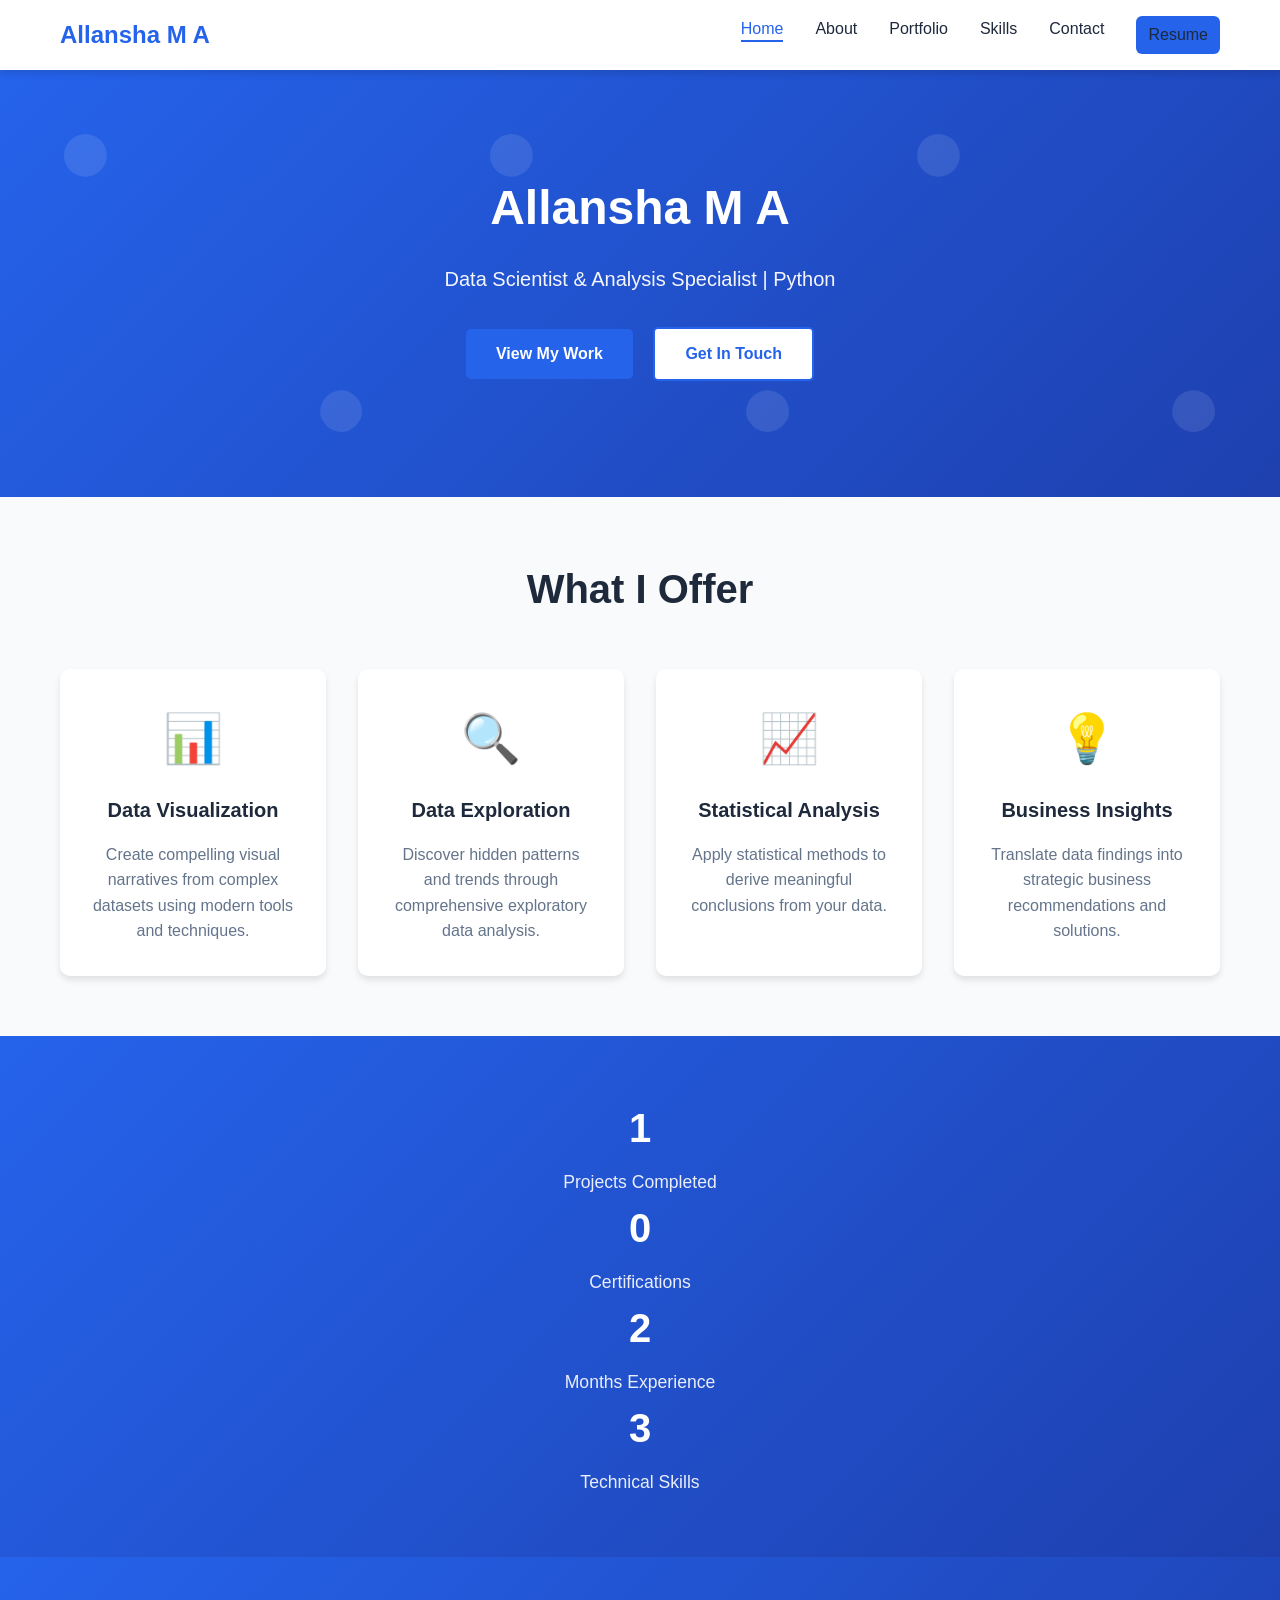
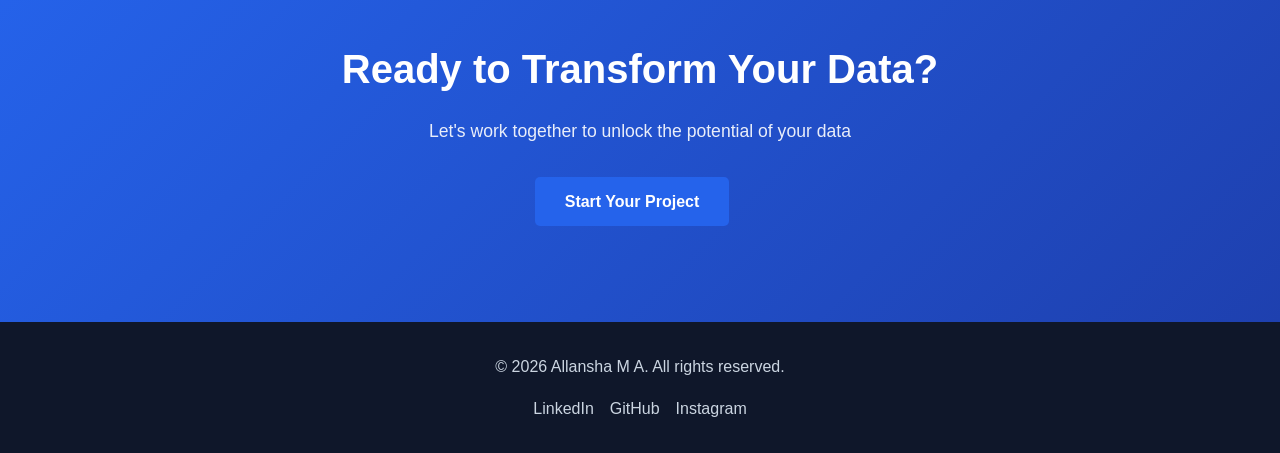
<file: index.html>
<!DOCTYPE html>
<html lang="en">
<head>
    <meta charset="UTF-8">
    <meta name="viewport" content="width=device-width, initial-scale=1.0">
    <title>Allansha M A - Data Science & Analysis Portfolio</title>
    <link rel="stylesheet" href="style.css">
</head>
<body>
    <!-- Navigation -->
    <nav class="navbar">
        <div class="container">
            <div class="logo">Allansha M A</div>
            <ul class="nav-menu">
                <li><a href="index.html" class="active">Home</a></li>
                <li><a href="about.html">About</a></li>
                <li><a href="portfolio.html">Portfolio</a></li>
                <li><a href="skills.html">Skills</a></li>
                <li><a href="contact.html">Contact</a></li>
                <li><a href="Allansha%20MA.pdf" target="_blank" class="resume-link">Resume</a></li>
            </ul>
            <div class="hamburger">
                <span></span>
                <span></span>
                <span></span>
            </div>
        </div>
    </nav>

    <!-- Hero Section -->
    <section class="hero">
        <div class="hero-content">
            <h1>Allansha M A</h1>
            <p>Data Scientist & Analysis Specialist | Python | SQL | Tableau</p>
            <a href="portfolio.html" class="btn btn-primary">View My Work</a>
            <a href="contact.html" class="btn btn-secondary">Get In Touch</a>
        </div>
        <div class="hero-overlay"></div>
    </section>

    <!-- Features Section -->
    <section class="features">
        <div class="container">
            <h2>What I Offer</h2>
            <div class="features-grid">
                <div class="feature-card">
                    <div class="feature-icon">📊</div>
                    <h3>Data Visualization</h3>
                    <p>Create compelling visual narratives from complex datasets using modern tools and techniques.</p>
                </div>
                <div class="feature-card">
                    <div class="feature-icon">🔍</div>
                    <h3>Data Exploration</h3>
                    <p>Discover hidden patterns and trends through comprehensive exploratory data analysis.</p>
                </div>
                <div class="feature-card">
                    <div class="feature-icon">📈</div>
                    <h3>Statistical Analysis</h3>
                    <p>Apply statistical methods to derive meaningful conclusions from your data.</p>
                </div>
                <div class="feature-card">
                    <div class="feature-icon">💡</div>
                    <h3>Business Insights</h3>
                    <p>Translate data findings into strategic business recommendations and solutions.</p>
                </div>
            </div>
        </div>
    </section>

    <!-- Stats Section -->
    <section class="stats">
        <div class="container">
            <div class="stat-item">
                <h3>4+</h3>
                <p>Projects Completed</p>
            </div>
            <div class="stat-item">
                <h3>2</h3>
                <p>Certifications</p>
            </div>
            <div class="stat-item">
                <h3>6+</h3>
                <p>Months Experience</p>
            </div>
            <div class="stat-item">
                <h3>8</h3>
                <p>Technical Skills</p>
            </div>
        </div>
    </section>

    <!-- CTA Section -->
    <section class="cta">
        <div class="container">
            <h2>Ready to Transform Your Data?</h2>
            <p>Let's work together to unlock the potential of your data</p>
            <a href="contact.html" class="btn btn-primary">Start Your Project</a>
        </div>
    </section>

    <!-- Footer -->
    <footer class="footer">
        <div class="container">
            <p>&copy; 2026 Allansha M A. All rights reserved.</p>
            <div class="social-links">
                <a href="https://www.linkedin.com/in/allansha" target="_blank" title="LinkedIn">LinkedIn</a>
                <a href="https://github.com/Allansha14" target="_blank" title="GitHub">GitHub</a>
                <a href="https://www.instagram.com/allansha2/" target="_blank" title="Instagram">Instagram</a>
            </div>
        </div>
    </footer>

    <script src="script.js"></script>
</body>
</html>
</file>
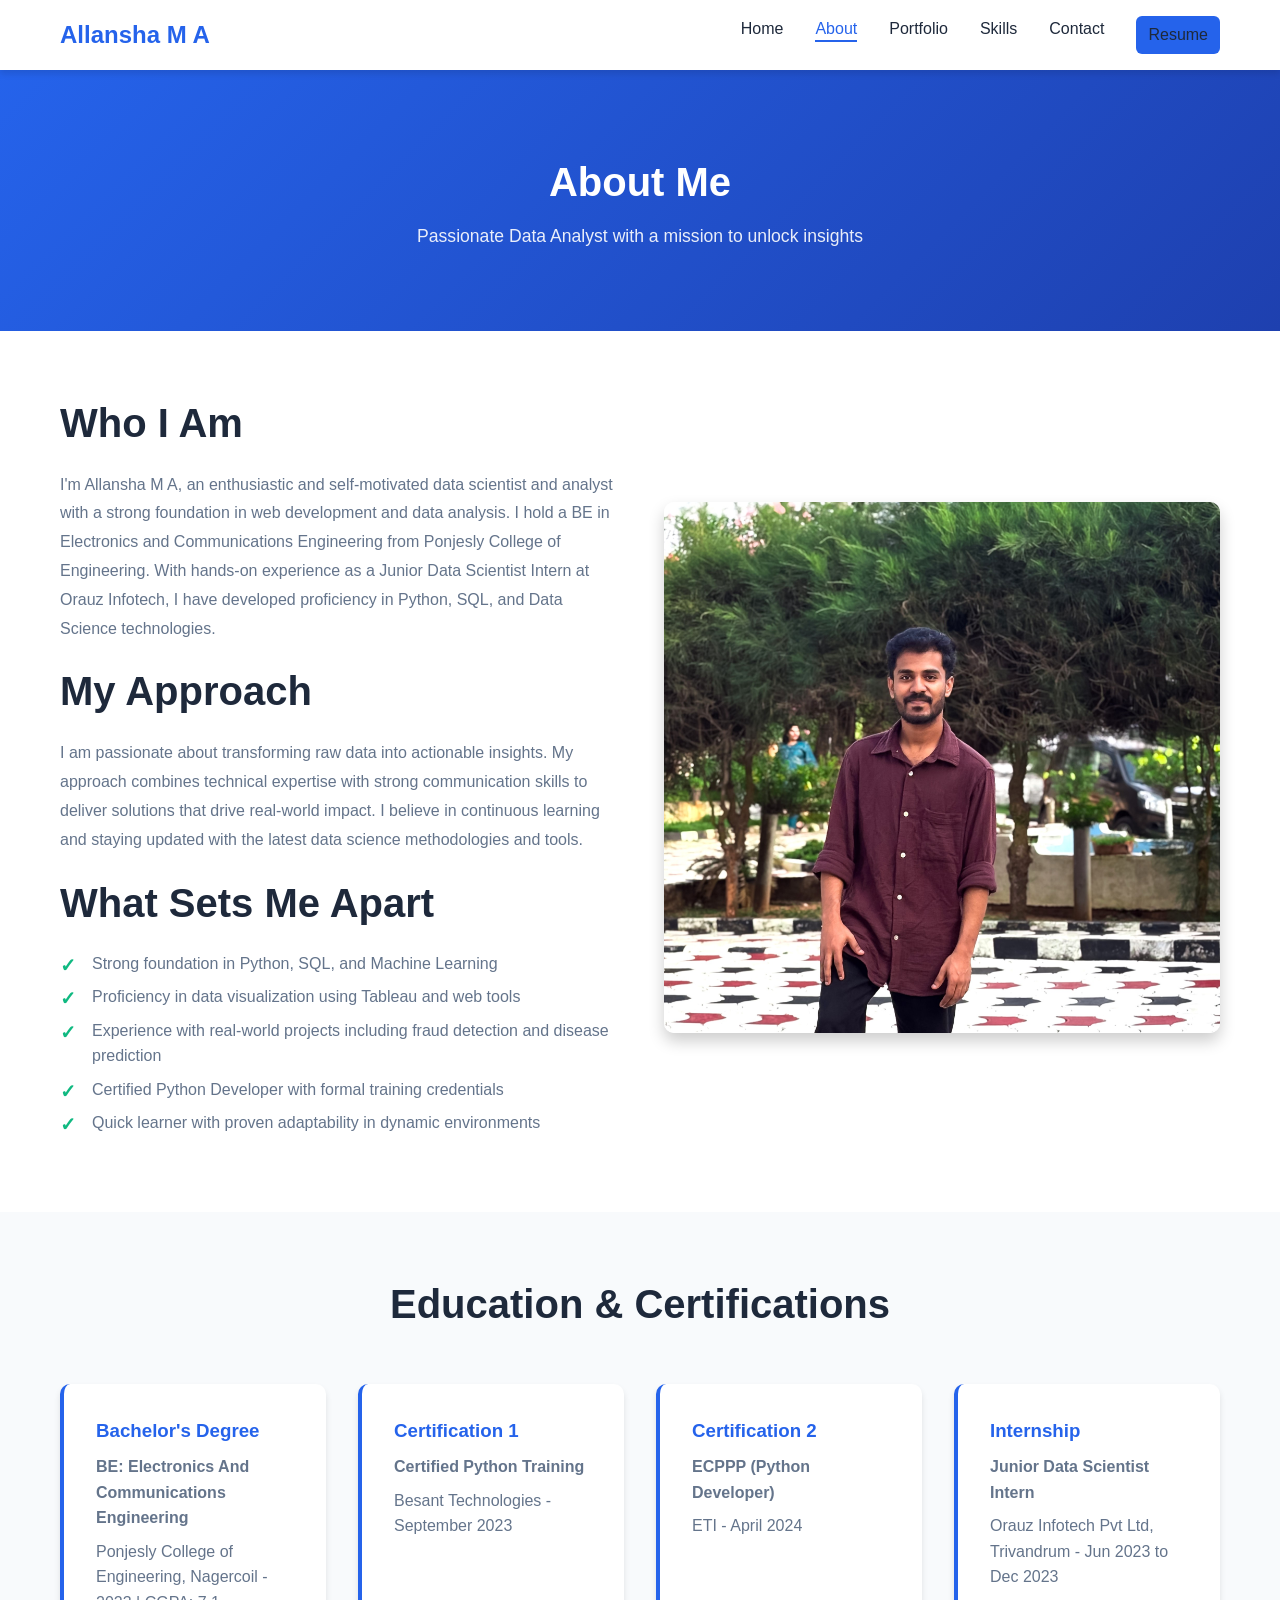
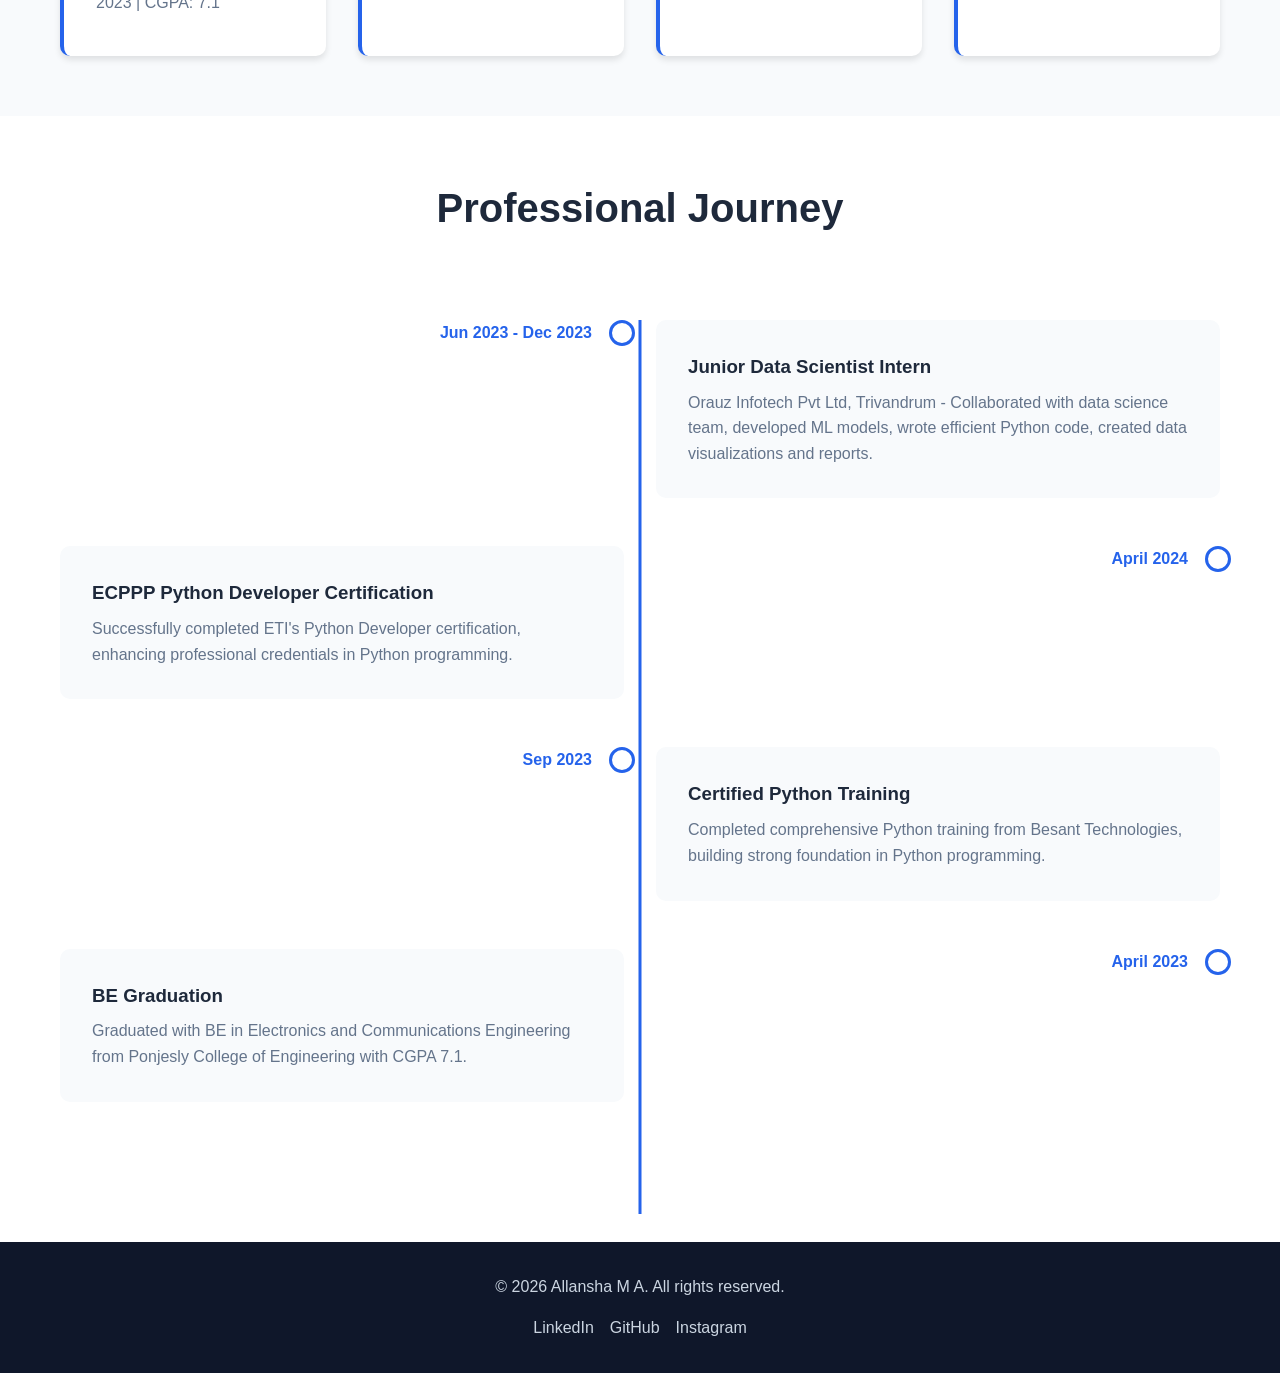
<file: about.html>
<!DOCTYPE html>
<html lang="en">
<head>
    <meta charset="UTF-8">
    <meta name="viewport" content="width=device-width, initial-scale=1.0">
    <title>About Allansha M A - Data Science Portfolio</title>
    <link rel="stylesheet" href="style.css">
</head>
<body>
    <!-- Navigation -->
    <nav class="navbar">
        <div class="container">
            <div class="logo">Allansha M A</div>
            <ul class="nav-menu">
                <li><a href="index.html">Home</a></li>
                <li><a href="about.html" class="active">About</a></li>
                <li><a href="portfolio.html">Portfolio</a></li>
                <li><a href="skills.html">Skills</a></li>
                <li><a href="contact.html">Contact</a></li>
                <li><a href="Allansha%20MA.pdf" target="_blank" class="resume-link">Resume</a></li>
            </ul>
            <div class="hamburger">
                <span></span>
                <span></span>
                <span></span>
            </div>
        </div>
    </nav>

    <!-- Page Title -->
    <section class="page-title">
        <h1>About Me</h1>
        <p>Passionate Data Analyst with a mission to unlock insights</p>
    </section>

    <!-- About Content -->
    <section class="about-section">
        <div class="container">
            <div class="about-grid">
                <div class="about-text">
                    <h2>Who I Am</h2>
                    <p>I'm Allansha M A, an enthusiastic and self-motivated data scientist and analyst with a strong foundation in web development and data analysis. I hold a BE in Electronics and Communications Engineering from Ponjesly College of Engineering. With hands-on experience as a Junior Data Scientist Intern at Orauz Infotech, I have developed proficiency in Python, SQL, and Data Science technologies.</p>
                    
                    <h2>My Approach</h2>
                    <p>I am passionate about transforming raw data into actionable insights. My approach combines technical expertise with strong communication skills to deliver solutions that drive real-world impact. I believe in continuous learning and staying updated with the latest data science methodologies and tools.</p>
                    
                    <h2>What Sets Me Apart</h2>
                    <ul class="about-list">
                        <li>Strong foundation in Python, SQL, and Machine Learning</li>
                        <li>Proficiency in data visualization using Tableau and web tools</li>
                        <li>Experience with real-world projects including fraud detection and disease prediction</li>
                        <li>Certified Python Developer with formal training credentials</li>
                        <li>Quick learner with proven adaptability in dynamic environments</li>
                    </ul>
                </div>
                <div class="about-image">
                    <div class="image-placeholder">
                        <div class="placeholder-content">
                            <img src="IMG_0395.jpg" alt="Allansha M A Profile" class="profile-image">
                        </div>
                    </div>
                </div>
            </div>
        </div>
    </section>

    <!-- Education & Certifications -->
    <section class="education-section">
        <div class="container">
            <h2>Education & Certifications</h2>
            <div class="education-grid">
                <div class="education-card">
                    <h3>Bachelor's Degree</h3>
                    <p><strong>BE: Electronics And Communications Engineering</strong></p>
                    <p>Ponjesly College of Engineering, Nagercoil - 2023 | CGPA: 7.1</p>
                </div>
                <div class="education-card">
                    <h3>Certification 1</h3>
                    <p><strong>Certified Python Training</strong></p>
                    <p>Besant Technologies - September 2023</p>
                </div>
                <div class="education-card">
                    <h3>Certification 2</h3>
                    <p><strong>ECPPP (Python Developer)</strong></p>
                    <p>ETI - April 2024</p>
                </div>
                <div class="education-card">
                    <h3>Internship</h3>
                    <p><strong>Junior Data Scientist Intern</strong></p>
                    <p>Orauz Infotech Pvt Ltd, Trivandrum - Jun 2023 to Dec 2023</p>
                </div>
            </div>
        </div>
    </section>

    <!-- Timeline -->
    <section class="timeline-section">
        <div class="container">
            <h2>Professional Journey</h2>
            <div class="timeline">
                <div class="timeline-item">
                    <div class="timeline-date">Jun 2023 - Dec 2023</div>
                    <div class="timeline-content">
                        <h3>Junior Data Scientist Intern</h3>
                        <p>Orauz Infotech Pvt Ltd, Trivandrum - Collaborated with data science team, developed ML models, wrote efficient Python code, created data visualizations and reports.</p>
                    </div>
                </div>
                <div class="timeline-item">
                    <div class="timeline-date">April 2024</div>
                    <div class="timeline-content">
                        <h3>ECPPP Python Developer Certification</h3>
                        <p>Successfully completed ETI's Python Developer certification, enhancing professional credentials in Python programming.</p>
                    </div>
                </div>
                <div class="timeline-item">
                    <div class="timeline-date">Sep 2023</div>
                    <div class="timeline-content">
                        <h3>Certified Python Training</h3>
                        <p>Completed comprehensive Python training from Besant Technologies, building strong foundation in Python programming.</p>
                    </div>
                </div>
                <div class="timeline-item">
                    <div class="timeline-date">April 2023</div>
                    <div class="timeline-content">
                        <h3>BE Graduation</h3>
                        <p>Graduated with BE in Electronics and Communications Engineering from Ponjesly College of Engineering with CGPA 7.1.</p>
                    </div>
                </div>
            </div>
        </div>
    </section>

    <!-- Footer -->
    <footer class="footer">
        <div class="container">
            <p>&copy; 2026 Allansha M A. All rights reserved.</p>
            <div class="social-links">
                <a href="https://www.linkedin.com/in/allansha" target="_blank" title="LinkedIn">LinkedIn</a>
                <a href="https://github.com/Allansha14" target="_blank" title="GitHub">GitHub</a>
                <a href="https://www.instagram.com/allansha2/" target="_blank" title="Instagram">Instagram</a>
            </div>
        </div>
    </footer>

    <script src="script.js"></script>
</body>
</html>
</file>
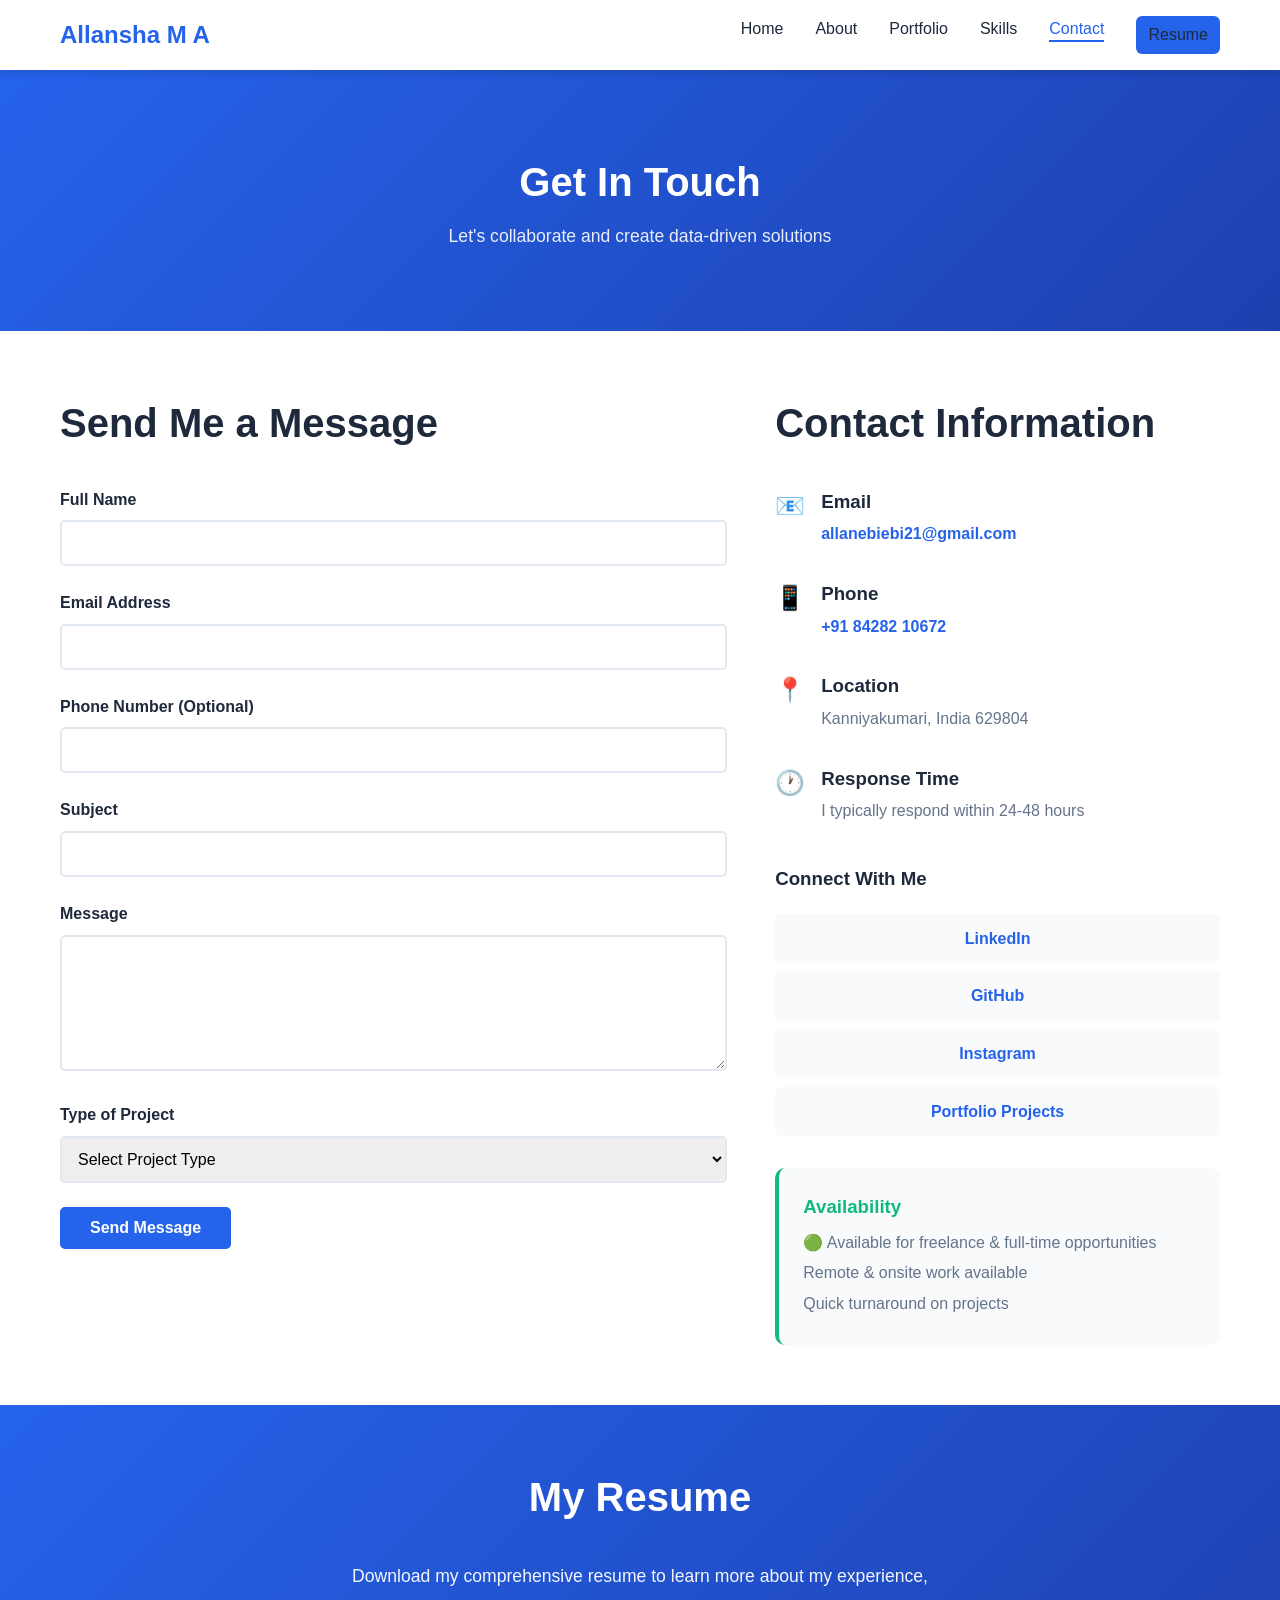
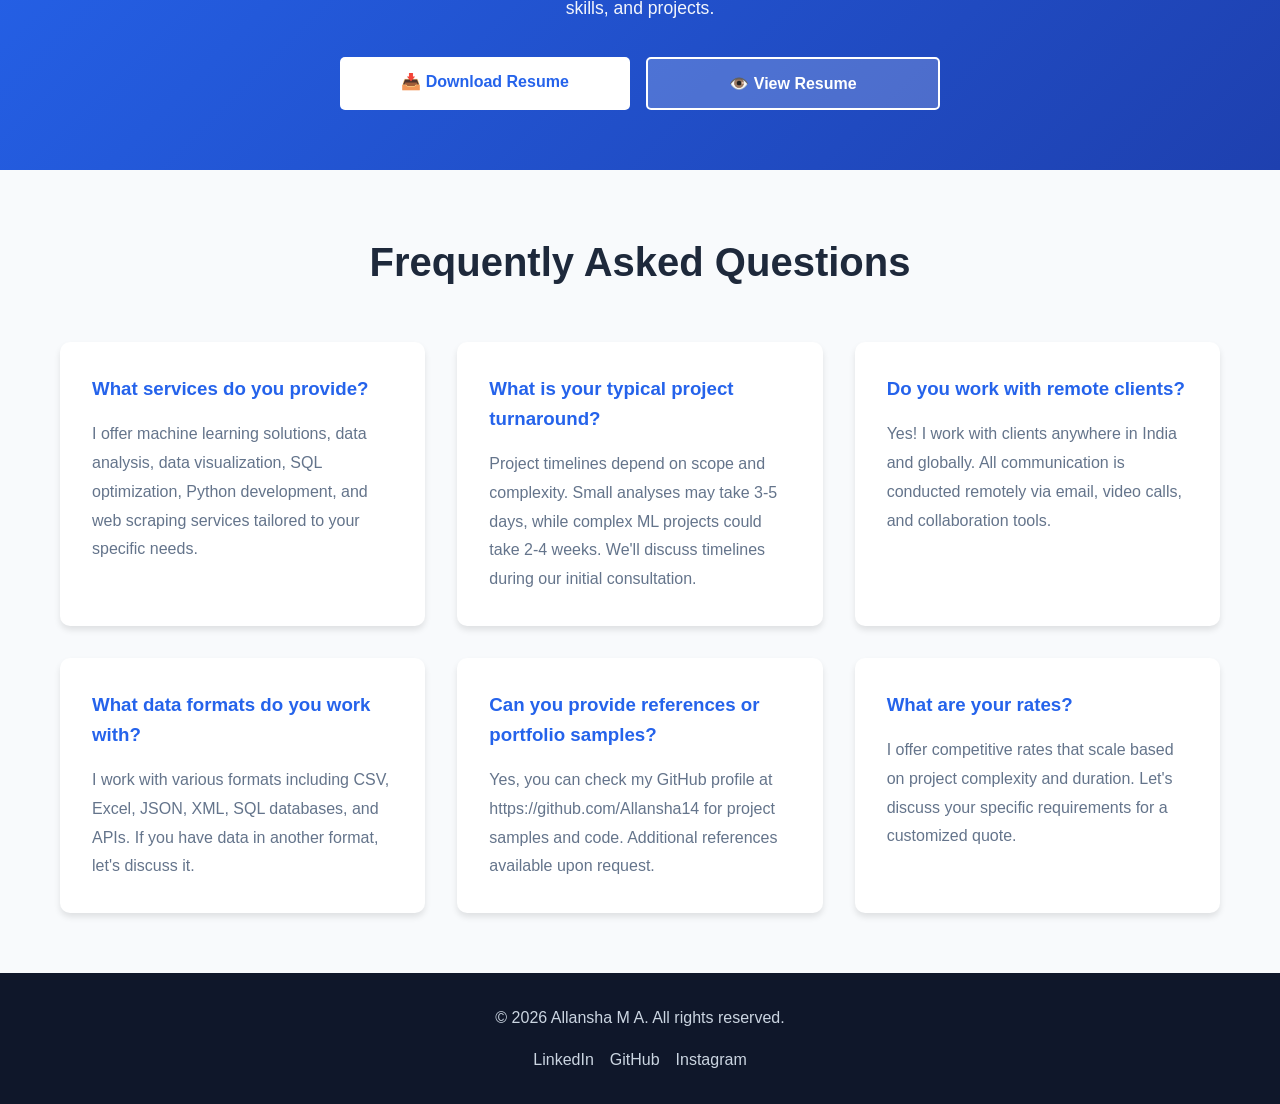
<file: contact.html>
<!DOCTYPE html>
<html lang="en">
<head>
    <meta charset="UTF-8">
    <meta name="viewport" content="width=device-width, initial-scale=1.0">
    <title>Contact - Allansha M A Data Science Portfolio</title>
    <link rel="stylesheet" href="style.css">
</head>
<body>
    <!-- Navigation -->
    <nav class="navbar">
        <div class="container">
            <div class="logo">Allansha M A</div>
            <ul class="nav-menu">
                <li><a href="index.html">Home</a></li>
                <li><a href="about.html">About</a></li>
                <li><a href="portfolio.html">Portfolio</a></li>
                <li><a href="skills.html">Skills</a></li>
                <li><a href="contact.html" class="active">Contact</a></li>
                <li><a href="Allansha%20MA.pdf" target="_blank" class="resume-link">Resume</a></li>
            </ul>
            <div class="hamburger">
                <span></span>
                <span></span>
                <span></span>
            </div>
        </div>
    </nav>

    <!-- Page Title -->
    <section class="page-title">
        <h1>Get In Touch</h1>
        <p>Let's collaborate and create data-driven solutions</p>
    </section>

    <!-- Contact Section -->
    <section class="contact-section">
        <div class="container">
            <div class="contact-grid">
                <!-- Contact Form -->
                <div class="contact-form-wrapper">
                    <h2>Send Me a Message</h2>
                    <form class="contact-form" id="contactForm" action="https://formsubmit.co/allanebiebi21@gmail.com" method="POST">
                        <div class="form-group">
                            <label for="name">Full Name</label>
                            <input type="text" id="name" name="name" required>
                        </div>

                        <div class="form-group">
                            <label for="email">Email Address</label>
                            <input type="email" id="email" name="email" required>
                        </div>

                        <div class="form-group">
                            <label for="phone">Phone Number (Optional)</label>
                            <input type="tel" id="phone" name="phone">
                        </div>

                        <div class="form-group">
                            <label for="subject">Subject</label>
                            <input type="text" id="subject" name="subject" required>
                        </div>

                        <div class="form-group">
                            <label for="message">Message</label>
                            <textarea id="message" name="message" rows="6" required></textarea>
                        </div>

                        <div class="form-group">
                            <label for="projectType">Type of Project</label>
                            <select id="projectType" name="projectType" required>
                                <option value="">Select Project Type</option>
                                <option value="analysis">Data Analysis</option>
                                <option value="visualization">Data Visualization</option>
                                <option value="dashboard">Dashboard Development</option>
                                <option value="consulting">Data Consulting</option>
                                <option value="training">Training & Workshops</option>
                                <option value="other">Other</option>
                            </select>
                        </div>

                        <input type="hidden" name="_captcha" value="false">
                        <!-- removed external _next redirect to avoid Sucuri firewall GEO blocks; FormSubmit will show a success page instead -->

                        <button type="submit" class="btn btn-primary">Send Message</button>
                        <div class="form-message" id="formMessage"></div>
                    </form>

                    <!-- Success Modal (hidden by default) -->
                    <div id="formModal" class="modal" aria-hidden="true">
                        <div class="modal-content">
                            <h3 id="modalTitle">Message Sent</h3>
                            <p id="modalBody">Thank you — your message was sent successfully.</p>
                            <div class="modal-actions">
                                <a href="index.html" id="modalHome" class="btn btn-primary">Go to Home</a>
                                <button id="modalStay" class="btn btn-secondary">Stay on Contact</button>
                            </div>
                            <button class="modal-close" id="modalClose">×</button>
                        </div>
                    </div>
                    </form>
                </div>

                <!-- Contact Information -->
                <div class="contact-info">
                    <h2>Contact Information</h2>
                    
                    <div class="info-item">
                        <div class="info-icon">📧</div>
                        <div class="info-content">
                            <h3>Email</h3>
                            <p><a href="mailto:allanebiebi21@gmail.com">allanebiebi21@gmail.com</a></p>
                        </div>
                    </div>

                    <div class="info-item">
                        <div class="info-icon">📱</div>
                        <div class="info-content">
                            <h3>Phone</h3>
                            <p><a href="tel:+918428210672">+91 84282 10672</a></p>
                        </div>
                    </div>

                    <div class="info-item">
                        <div class="info-icon">📍</div>
                        <div class="info-content">
                            <h3>Location</h3>
                            <p>Kanniyakumari, India 629804</p>
                        </div>
                    </div>

                    <div class="info-item">
                        <div class="info-icon">🕐</div>
                        <div class="info-content">
                            <h3>Response Time</h3>
                            <p>I typically respond within 24-48 hours</p>
                        </div>
                    </div>

                    <h3 style="margin-top: 40px; margin-bottom: 20px;">Connect With Me</h3>
                    <div class="social-connect">
                        <a href="https://www.linkedin.com/in/allansha" target="_blank" class="social-btn">
                            <span>LinkedIn</span>
                        </a>
                        <a href="https://github.com/Allansha14" target="_blank" class="social-btn">
                            <span>GitHub</span>
                        </a>
                        <a href="https://www.instagram.com/allansha2/" target="_blank" class="social-btn">
                            <span>Instagram</span>
                        </a>
                        <a href="https://github.com/Allansha14?tab=repositories" target="_blank" class="social-btn">
                            <span>Portfolio Projects</span>
                        </a>
                    </div>

                    <!-- Availability Calendar -->
                    <div class="availability">
                        <h3>Availability</h3>
                        <p>🟢 Available for freelance & full-time opportunities</p>
                        <p>Remote & onsite work available</p>
                        <p>Quick turnaround on projects</p>
                    </div>
                </div>
            </div>
        </div>
    </section>

    <!-- Resume Section -->
    <section class="resume-section">
        <div class="container">
            <h2>My Resume</h2>
            <div class="resume-container">
                <div class="resume-info">
                    <p>Download my comprehensive resume to learn more about my experience, skills, and projects.</p>
                </div>
                <div class="resume-buttons">
                    <a href="Allansha MA.pdf" download="Allansha_MA_Resume.pdf" class="btn btn-primary">
                        📥 Download Resume
                    </a>
                    <a href="Allansha MA.pdf" target="_blank" class="btn btn-secondary">
                        👁️ View Resume
                    </a>
                </div>
            </div>
        </div>
    </section>

    <!-- FAQ Section -->
    <section class="faq-section">
        <div class="container">
            <h2>Frequently Asked Questions</h2>
            <div class="faq-grid">
                <div class="faq-item">
                    <h3>What services do you provide?</h3>
                    <p>I offer machine learning solutions, data analysis, data visualization, SQL optimization, Python development, and web scraping services tailored to your specific needs.</p>
                </div>

                <div class="faq-item">
                    <h3>What is your typical project turnaround?</h3>
                    <p>Project timelines depend on scope and complexity. Small analyses may take 3-5 days, while complex ML projects could take 2-4 weeks. We'll discuss timelines during our initial consultation.</p>
                </div>

                <div class="faq-item">
                    <h3>Do you work with remote clients?</h3>
                    <p>Yes! I work with clients anywhere in India and globally. All communication is conducted remotely via email, video calls, and collaboration tools.</p>
                </div>

                <div class="faq-item">
                    <h3>What data formats do you work with?</h3>
                    <p>I work with various formats including CSV, Excel, JSON, XML, SQL databases, and APIs. If you have data in another format, let's discuss it.</p>
                </div>

                <div class="faq-item">
                    <h3>Can you provide references or portfolio samples?</h3>
                    <p>Yes, you can check my GitHub profile at https://github.com/Allansha14 for project samples and code. Additional references available upon request.</p>
                </div>

                <div class="faq-item">
                    <h3>What are your rates?</h3>
                    <p>I offer competitive rates that scale based on project complexity and duration. Let's discuss your specific requirements for a customized quote.</p>
                </div>
            </div>
        </div>
    </section>

    <!-- Footer -->
    <footer class="footer">
        <div class="container">
            <p>&copy; 2026 Allansha M A. All rights reserved.</p>
            <div class="social-links">
                <a href="https://www.linkedin.com/in/allansha" target="_blank" title="LinkedIn">LinkedIn</a>
                <a href="https://github.com/Allansha14" target="_blank" title="GitHub">GitHub</a>
                <a href="https://www.instagram.com/allansha2/" target="_blank" title="Instagram">Instagram</a>
            </div>
        </div>
    </footer>

    <script src="script.js"></script>
</body>
</html>
</file>
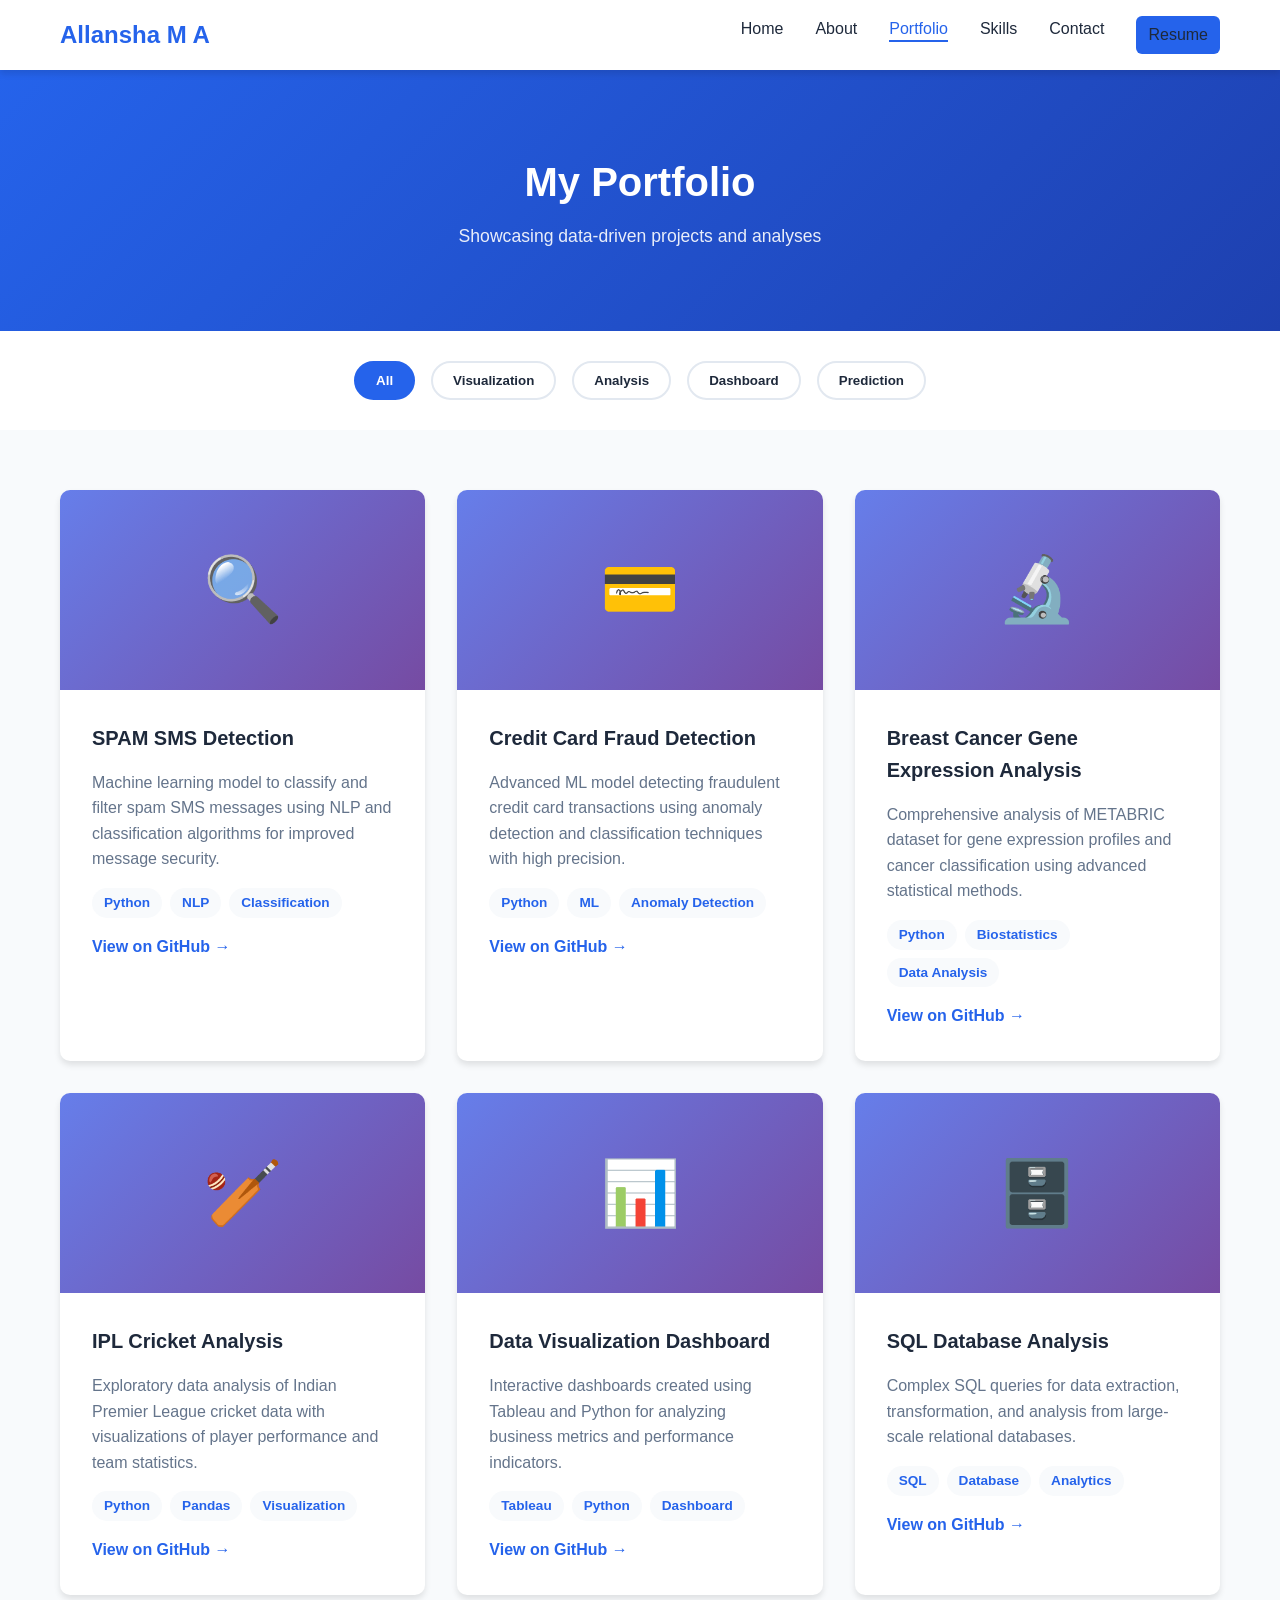
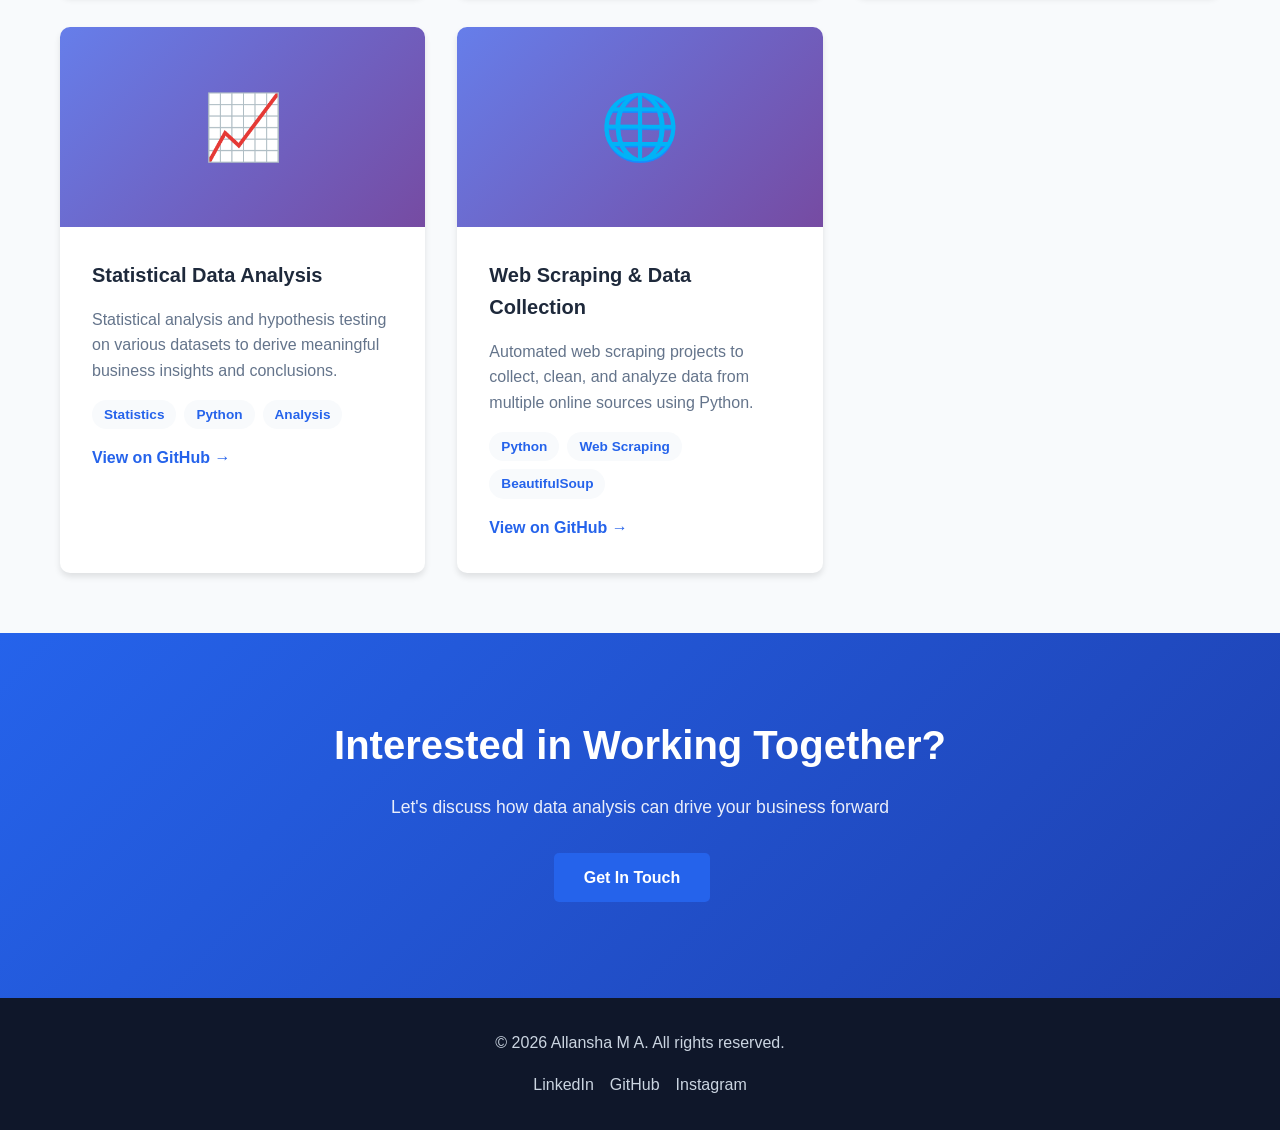
<file: portfolio.html>
<!DOCTYPE html>
<html lang="en">
<head>
    <meta charset="UTF-8">
    <meta name="viewport" content="width=device-width, initial-scale=1.0">
    <title>Portfolio - Allansha M A Data Science Projects</title>
    <link rel="stylesheet" href="style.css">
</head>
<body>
    <!-- Navigation -->
    <nav class="navbar">
        <div class="container">
            <div class="logo">Allansha M A</div>
            <ul class="nav-menu">
                <li><a href="index.html">Home</a></li>
                <li><a href="about.html">About</a></li>
                <li><a href="portfolio.html" class="active">Portfolio</a></li>
                <li><a href="skills.html">Skills</a></li>
                <li><a href="contact.html">Contact</a></li>
                <li><a href="Allansha%20MA.pdf" target="_blank" class="resume-link">Resume</a></li>
            </ul>
            <div class="hamburger">
                <span></span>
                <span></span>
                <span></span>
            </div>
        </div>
    </nav>

    <!-- Page Title -->
    <section class="page-title">
        <h1>My Portfolio</h1>
        <p>Showcasing data-driven projects and analyses</p>
    </section>

    <!-- Filter Buttons -->
    <section class="filter-section">
        <div class="container">
            <div class="filter-buttons">
                <button class="filter-btn active" data-filter="all">All</button>
                <button class="filter-btn" data-filter="visualization">Visualization</button>
                <button class="filter-btn" data-filter="analysis">Analysis</button>
                <button class="filter-btn" data-filter="dashboard">Dashboard</button>
                <button class="filter-btn" data-filter="prediction">Prediction</button>
            </div>
        </div>
    </section>

    <!-- Portfolio Grid -->
    <section class="portfolio-section">
        <div class="container">
            <div class="portfolio-grid">
                <!-- Project 1 -->
                <div class="portfolio-card" data-category="prediction">
                    <div class="portfolio-image">
                        <div class="image-placeholder-small">🔍</div>
                    </div>
                    <div class="portfolio-content">
                        <h3>SPAM SMS Detection</h3>
                        <p>Machine learning model to classify and filter spam SMS messages using NLP and classification algorithms for improved message security.</p>
                        <div class="project-tags">
                            <span>Python</span>
                            <span>NLP</span>
                            <span>Classification</span>
                        </div>
                        <a href="https://github.com/Allansha14/SPAM-SMS-DETECTION" class="view-project" target="_blank">View on GitHub →</a>
                    </div>
                </div>

                <!-- Project 2 -->
                <div class="portfolio-card" data-category="prediction">
                    <div class="portfolio-image">
                        <div class="image-placeholder-small">💳</div>
                    </div>
                    <div class="portfolio-content">
                        <h3>Credit Card Fraud Detection</h3>
                        <p>Advanced ML model detecting fraudulent credit card transactions using anomaly detection and classification techniques with high precision.</p>
                        <div class="project-tags">
                            <span>Python</span>
                            <span>ML</span>
                            <span>Anomaly Detection</span>
                        </div>
                        <a href="https://github.com/Allansha14/Credit-Card-Fraud-Detection" class="view-project" target="_blank">View on GitHub →</a>
                    </div>
                </div>

                <!-- Project 3 -->
                <div class="portfolio-card" data-category="analysis">
                    <div class="portfolio-image">
                        <div class="image-placeholder-small">🔬</div>
                    </div>
                    <div class="portfolio-content">
                        <h3>Breast Cancer Gene Expression Analysis</h3>
                        <p>Comprehensive analysis of METABRIC dataset for gene expression profiles and cancer classification using advanced statistical methods.</p>
                        <div class="project-tags">
                            <span>Python</span>
                            <span>Biostatistics</span>
                            <span>Data Analysis</span>
                        </div>
                        <a href="https://github.com/Allansha14/Breast-Cancer-Gene-Expression-Profiles-METABRIC" class="view-project" target="_blank">View on GitHub →</a>
                    </div>
                </div>

                <!-- Project 4 -->
                <div class="portfolio-card" data-category="visualization">
                    <div class="portfolio-image">
                        <div class="image-placeholder-small">🏏</div>
                    </div>
                    <div class="portfolio-content">
                        <h3>IPL Cricket Analysis</h3>
                        <p>Exploratory data analysis of Indian Premier League cricket data with visualizations of player performance and team statistics.</p>
                        <div class="project-tags">
                            <span>Python</span>
                            <span>Pandas</span>
                            <span>Visualization</span>
                        </div>
                        <a href="https://github.com/Allansha14/IPLAnalysis" class="view-project" target="_blank">View on GitHub →</a>
                    </div>
                </div>

                <!-- Additional Project 5 -->
                <div class="portfolio-card" data-category="visualization">
                    <div class="portfolio-image">
                        <div class="image-placeholder-small">📊</div>
                    </div>
                    <div class="portfolio-content">
                        <h3>Data Visualization Dashboard</h3>
                        <p>Interactive dashboards created using Tableau and Python for analyzing business metrics and performance indicators.</p>
                        <div class="project-tags">
                            <span>Tableau</span>
                            <span>Python</span>
                            <span>Dashboard</span>
                        </div>
                        <a href="https://github.com/Allansha14" class="view-project" target="_blank">View on GitHub →</a>
                    </div>
                </div>

                <!-- Additional Project 6 -->
                <div class="portfolio-card" data-category="dashboard">
                    <div class="portfolio-image">
                        <div class="image-placeholder-small">🗄️</div>
                    </div>
                    <div class="portfolio-content">
                        <h3>SQL Database Analysis</h3>
                        <p>Complex SQL queries for data extraction, transformation, and analysis from large-scale relational databases.</p>
                        <div class="project-tags">
                            <span>SQL</span>
                            <span>Database</span>
                            <span>Analytics</span>
                        </div>
                        <a href="https://github.com/Allansha14/customer-behavior-analysis" class="view-project" target="_blank">View on GitHub →</a>
                    </div>
                </div>

                <!-- Additional Project 7 -->
                <div class="portfolio-card" data-category="analysis">
                    <div class="portfolio-image">
                        <div class="image-placeholder-small">📈</div>
                    </div>
                    <div class="portfolio-content">
                        <h3>Statistical Data Analysis</h3>
                        <p>Statistical analysis and hypothesis testing on various datasets to derive meaningful business insights and conclusions.</p>
                        <div class="project-tags">
                            <span>Statistics</span>
                            <span>Python</span>
                            <span>Analysis</span>
                        </div>
                        <a href="https://github.com/Allansha14" class="view-project" target="_blank">View on GitHub →</a>
                    </div>
                </div>

                <!-- Additional Project 8 -->
                <div class="portfolio-card" data-category="dashboard">
                    <div class="portfolio-image">
                        <div class="image-placeholder-small">🌐</div>
                    </div>
                    <div class="portfolio-content">
                        <h3>Web Scraping & Data Collection</h3>
                        <p>Automated web scraping projects to collect, clean, and analyze data from multiple online sources using Python.</p>
                        <div class="project-tags">
                            <span>Python</span>
                            <span>Web Scraping</span>
                            <span>BeautifulSoup</span>
                        </div>
                        <a href="https://github.com/Allansha14" class="view-project" target="_blank">View on GitHub →</a>
                    </div>
                </div>
            </div>
        </div>
    </section>

    <!-- Call to Action -->
    <section class="cta">
        <div class="container">
            <h2>Interested in Working Together?</h2>
            <p>Let's discuss how data analysis can drive your business forward</p>
            <a href="contact.html" class="btn btn-primary">Get In Touch</a>
        </div>
    </section>

    <!-- Footer -->
    <footer class="footer">
        <div class="container">
            <p>&copy; 2026 Allansha M A. All rights reserved.</p>
            <div class="social-links">
                <a href="https://www.linkedin.com/in/allansha" target="_blank" title="LinkedIn">LinkedIn</a>
                <a href="https://github.com/Allansha14" target="_blank" title="GitHub">GitHub</a>
                <a href="https://www.instagram.com/allansha2/" target="_blank" title="Instagram">Instagram</a>
            </div>
        </div>
    </footer>

    <script src="script.js"></script>
</body>
</html>
</file>
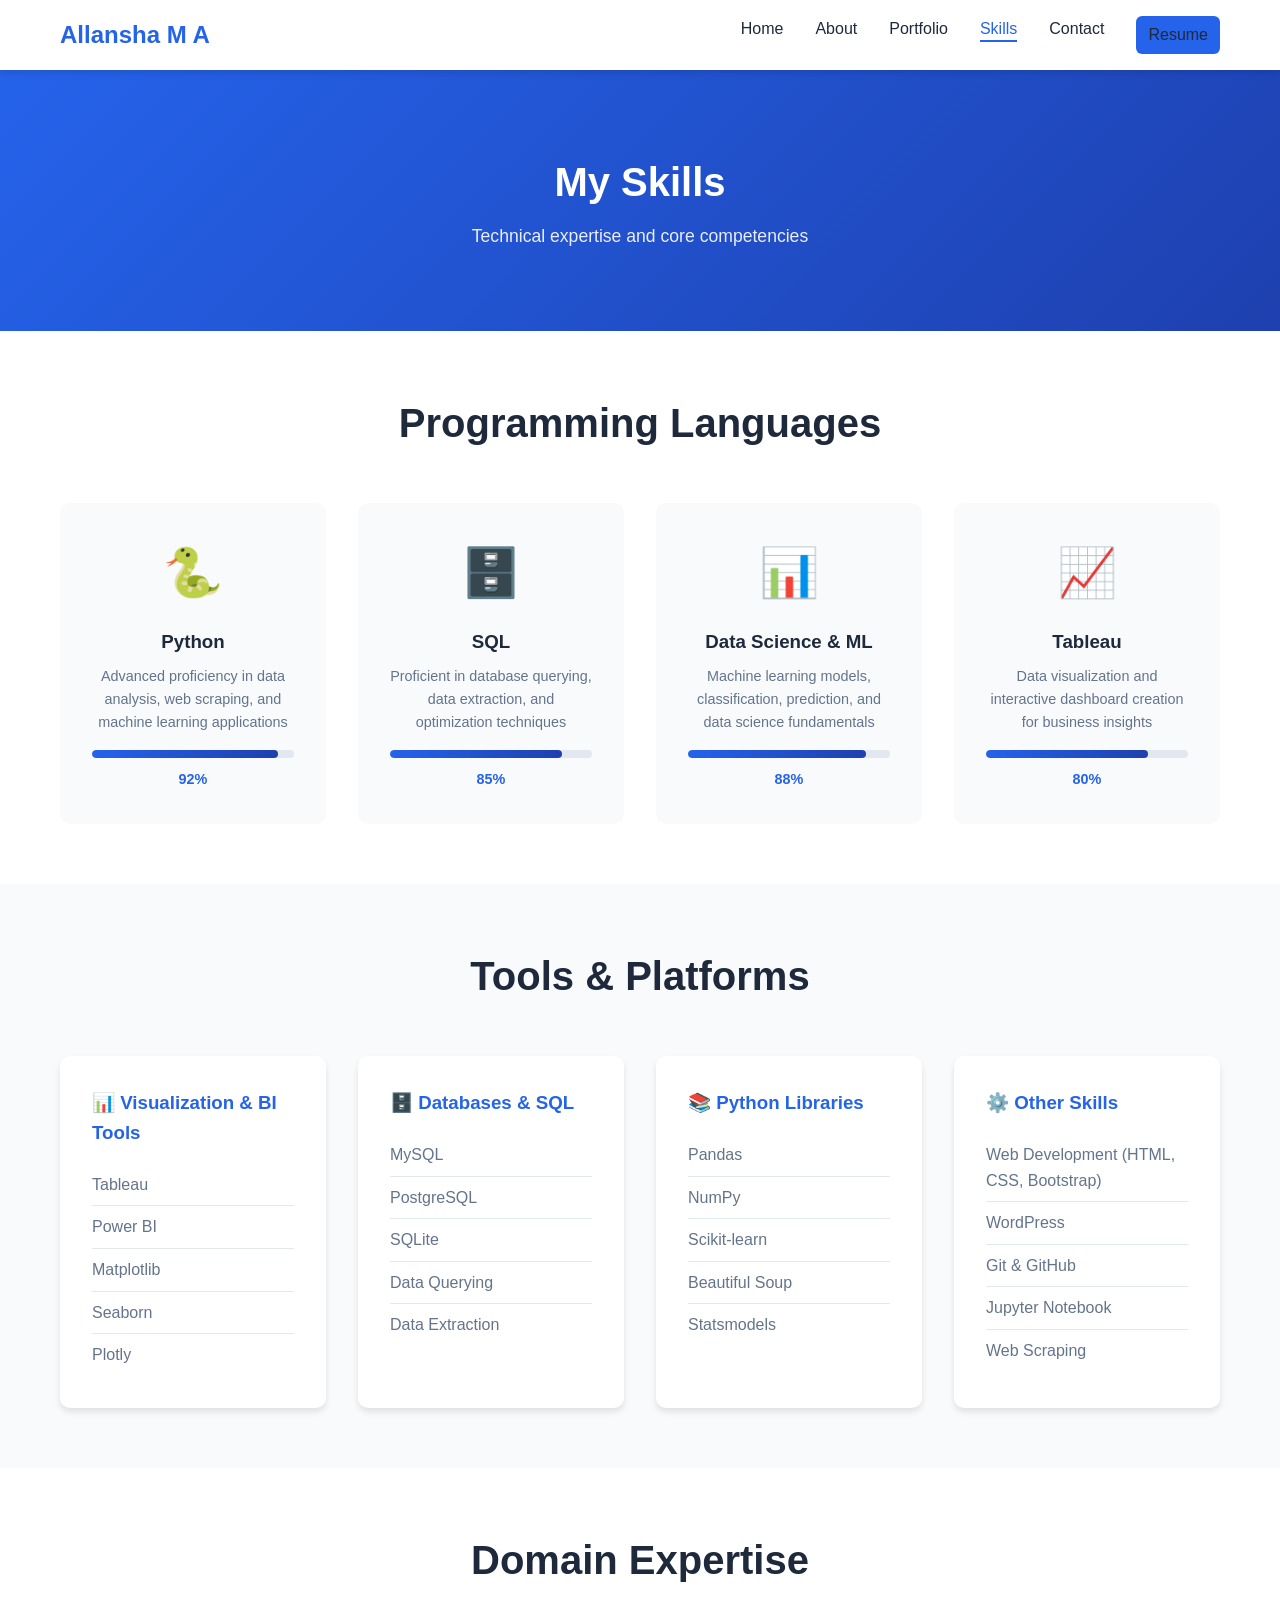
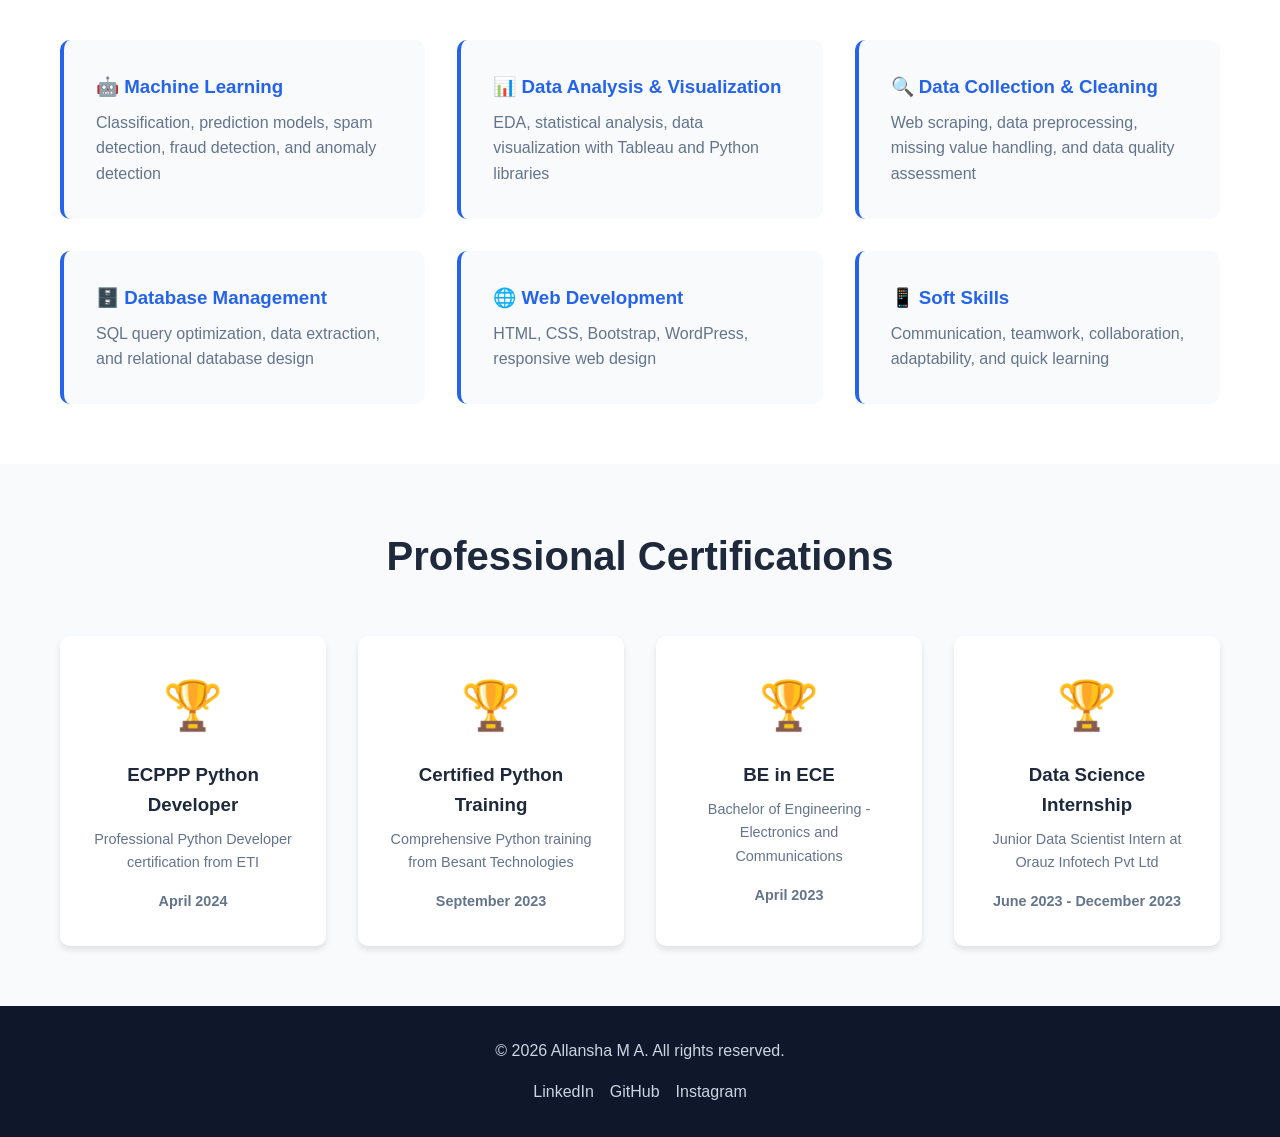
<file: skills.html>
<!DOCTYPE html>
<html lang="en">
<head>
    <meta charset="UTF-8">
    <meta name="viewport" content="width=device-width, initial-scale=1.0">
    <title>Skills - Allansha M A Data Science Portfolio</title>
    <link rel="stylesheet" href="style.css">
</head>
<body>
    <!-- Navigation -->
    <nav class="navbar">
        <div class="container">
            <div class="logo">Allansha M A</div>
            <ul class="nav-menu">
                <li><a href="index.html">Home</a></li>
                <li><a href="about.html">About</a></li>
                <li><a href="portfolio.html">Portfolio</a></li>
                <li><a href="skills.html" class="active">Skills</a></li>
                <li><a href="contact.html">Contact</a></li>
                <li><a href="Allansha%20MA.pdf" target="_blank" class="resume-link">Resume</a></li>
            </ul>
            <div class="hamburger">
                <span></span>
                <span></span>
                <span></span>
            </div>
        </div>
    </nav>

    <!-- Page Title -->
    <section class="page-title">
        <h1>My Skills</h1>
        <p>Technical expertise and core competencies</p>
    </section>

    <!-- Programming Skills -->
    <section class="skills-section">
        <div class="container">
            <h2>Programming Languages</h2>
            <div class="skills-grid">
                <div class="skill-card">
                    <div class="skill-icon">🐍</div>
                    <h3>Python</h3>
                    <p>Advanced proficiency in data analysis, web scraping, and machine learning applications</p>
                    <div class="skill-bar">
                        <div class="skill-progress" style="width: 92%"></div>
                    </div>
                    <span class="skill-level">92%</span>
                </div>

                <div class="skill-card">
                    <div class="skill-icon">🗄️</div>
                    <h3>SQL</h3>
                    <p>Proficient in database querying, data extraction, and optimization techniques</p>
                    <div class="skill-bar">
                        <div class="skill-progress" style="width: 85%"></div>
                    </div>
                    <span class="skill-level">85%</span>
                </div>

                <div class="skill-card">
                    <div class="skill-icon">📊</div>
                    <h3>Data Science & ML</h3>
                    <p>Machine learning models, classification, prediction, and data science fundamentals</p>
                    <div class="skill-bar">
                        <div class="skill-progress" style="width: 88%"></div>
                    </div>
                    <span class="skill-level">88%</span>
                </div>

                <div class="skill-card">
                    <div class="skill-icon">📈</div>
                    <h3>Tableau</h3>
                    <p>Data visualization and interactive dashboard creation for business insights</p>
                    <div class="skill-bar">
                        <div class="skill-progress" style="width: 80%"></div>
                    </div>
                    <span class="skill-level">80%</span>
                </div>
            </div>
        </div>
    </section>

    <!-- Tools & Platforms -->
    <section class="tools-section">
        <div class="container">
            <h2>Tools & Platforms</h2>
            <div class="tools-grid">
                <div class="tool-card">
                    <h3>📊 Visualization & BI Tools</h3>
                    <ul>
                        <li>Tableau</li>
                        <li>Power BI</li>
                        <li>Matplotlib</li>
                        <li>Seaborn</li>
                        <li>Plotly</li>
                    </ul>
                </div>

                <div class="tool-card">
                    <h3>🗄️ Databases & SQL</h3>
                    <ul>
                        <li>MySQL</li>
                        <li>PostgreSQL</li>
                        <li>SQLite</li>
                        <li>Data Querying</li>
                        <li>Data Extraction</li>
                    </ul>
                </div>

                <div class="tool-card">
                    <h3>📚 Python Libraries</h3>
                    <ul>
                        <li>Pandas</li>
                        <li>NumPy</li>
                        <li>Scikit-learn</li>
                        <li>Beautiful Soup</li>
                        <li>Statsmodels</li>
                    </ul>
                </div>

                <div class="tool-card">
                    <h3>⚙️ Other Skills</h3>
                    <ul>
                        <li>Web Development (HTML, CSS, Bootstrap)</li>
                        <li>WordPress</li>
                        <li>Git & GitHub</li>
                        <li>Jupyter Notebook</li>
                        <li>Web Scraping</li>
                    </ul>
                </div>
            </div>
        </div>
    </section>

    <!-- Domain Expertise -->
    <section class="expertise-section">
        <div class="container">
            <h2>Domain Expertise</h2>
            <div class="expertise-grid">
                <div class="expertise-item">
                    <h3>🤖 Machine Learning</h3>
                    <p>Classification, prediction models, spam detection, fraud detection, and anomaly detection</p>
                </div>

                <div class="expertise-item">
                    <h3>📊 Data Analysis & Visualization</h3>
                    <p>EDA, statistical analysis, data visualization with Tableau and Python libraries</p>
                </div>

                <div class="expertise-item">
                    <h3>🔍 Data Collection & Cleaning</h3>
                    <p>Web scraping, data preprocessing, missing value handling, and data quality assessment</p>
                </div>

                <div class="expertise-item">
                    <h3>🗄️ Database Management</h3>
                    <p>SQL query optimization, data extraction, and relational database design</p>
                </div>

                <div class="expertise-item">
                    <h3>🌐 Web Development</h3>
                    <p>HTML, CSS, Bootstrap, WordPress, responsive web design</p>
                </div>

                <div class="expertise-item">
                    <h3>📱 Soft Skills</h3>
                    <p>Communication, teamwork, collaboration, adaptability, and quick learning</p>
                </div>
            </div>
        </div>
    </section>

    <!-- Certifications -->
    <section class="certifications-section">
        <div class="container">
            <h2>Professional Certifications</h2>
            <div class="certifications-grid">
                <div class="certification-card">
                    <div class="cert-badge">🏆</div>
                    <h3>ECPPP Python Developer</h3>
                    <p>Professional Python Developer certification from ETI</p>
                    <p class="cert-date">April 2024</p>
                </div>

                <div class="certification-card">
                    <div class="cert-badge">🏆</div>
                    <h3>Certified Python Training</h3>
                    <p>Comprehensive Python training from Besant Technologies</p>
                    <p class="cert-date">September 2023</p>
                </div>

                <div class="certification-card">
                    <div class="cert-badge">🏆</div>
                    <h3>BE in ECE</h3>
                    <p>Bachelor of Engineering - Electronics and Communications</p>
                    <p class="cert-date">April 2023</p>
                </div>

                <div class="certification-card">
                    <div class="cert-badge">🏆</div>
                    <h3>Data Science Internship</h3>
                    <p>Junior Data Scientist Intern at Orauz Infotech Pvt Ltd</p>
                    <p class="cert-date">June 2023 - December 2023</p>
                </div>
            </div>
        </div>
    </section>

    <!-- Footer -->
    <footer class="footer">
        <div class="container">
            <p>&copy; 2026 Allansha M A. All rights reserved.</p>
            <div class="social-links">
                <a href="https://www.linkedin.com/in/allansha" target="_blank" title="LinkedIn">LinkedIn</a>
                <a href="https://github.com/Allansha14" target="_blank" title="GitHub">GitHub</a>
                <a href="https://www.instagram.com/allansha2/" target="_blank" title="Instagram">Instagram</a>
            </div>
        </div>
    </footer>

    <script src="script.js"></script>
</body>
</html>
</file>
<file: style.css>
/* ===== VARIABLES ===== */
:root {
    --primary-color: #2563eb;
    --secondary-color: #1e40af;
    --success-color: #10b981;
    --danger-color: #ef4444;
    --warning-color: #f59e0b;
    --dark-bg: #0f172a;
    --light-bg: #f8fafc;
    --text-dark: #1e293b;
    --text-light: #64748b;
    --border-color: #e2e8f0;
    --shadow: 0 4px 6px rgba(0, 0, 0, 0.1);
    --transition: all 0.3s ease;
}

/* ===== RESET & GLOBAL STYLES ===== */
* {
    margin: 0;
    padding: 0;
    box-sizing: border-box;
}

html {
    scroll-behavior: smooth;
}

body {
    font-family: 'Segoe UI', Tahoma, Geneva, Verdana, sans-serif;
    line-height: 1.6;
    color: var(--text-dark);
    background-color: #fff;
}

.container {
    max-width: 1200px;
    margin: 0 auto;
    padding: 0 20px;
}

/* ===== NAVIGATION ===== */
.navbar {
    background: white;
    box-shadow: var(--shadow);
    position: sticky;
    top: 0;
    z-index: 1000;
    transition: var(--transition);
}

.navbar .container {
    display: flex;
    justify-content: space-between;
    align-items: center;
    padding: 1rem 20px;
}

.logo {
    font-size: 1.5rem;
    font-weight: 700;
    color: var(--primary-color);
    text-decoration: none;
}

.nav-menu {
    display: flex;
    list-style: none;
    gap: 2rem;
}

.nav-menu a {
    text-decoration: none;
    color: var(--text-dark);
    font-weight: 500;
    transition: var(--transition);
    position: relative;
}

.nav-menu a:hover,
.nav-menu a.active {
    color: var(--primary-color);
}

.nav-menu a.active::after {
    content: '';
    position: absolute;
    bottom: -5px;
    left: 0;
    width: 100%;
    height: 2px;
    background: var(--primary-color);
}

/* Resume link styling */
.resume-link {
    display: inline-block;
    padding: 6px 12px;
    background: var(--primary-color);
    color: white;
    border-radius: 6px;
    font-weight: 700;
    text-decoration: none;
}

.resume-link:hover {
    background: var(--secondary-color);
    color: white;
}

.hamburger {
    display: none;
    flex-direction: column;
    cursor: pointer;
}

.hamburger span {
    width: 25px;
    height: 3px;
    background: var(--text-dark);
    margin: 5px 0;
    transition: var(--transition);
    border-radius: 3px;
}

/* ===== HERO SECTION ===== */
.hero {
    background: linear-gradient(135deg, var(--primary-color) 0%, var(--secondary-color) 100%);
    color: white;
    padding: 100px 20px;
    text-align: center;
    position: relative;
    overflow: hidden;
}

.hero-overlay {
    position: absolute;
    top: 0;
    left: 0;
    right: 0;
    bottom: 0;
    background: url('data:image/svg+xml,<svg xmlns="http://www.w3.org/2000/svg" viewBox="0 0 100 100"><circle cx="20" cy="20" r="5" fill="white" opacity="0.1"/><circle cx="80" cy="80" r="5" fill="white" opacity="0.1"/></svg>');
    z-index: 1;
}

.hero-content {
    position: relative;
    z-index: 2;
    max-width: 800px;
    margin: 0 auto;
}

.hero h1 {
    font-size: 3rem;
    margin-bottom: 1rem;
    animation: slideDown 0.8s ease;
}

.hero p {
    font-size: 1.25rem;
    margin-bottom: 2rem;
    opacity: 0.95;
    animation: slideUp 0.8s ease;
}

@keyframes slideDown {
    from {
        opacity: 0;
        transform: translateY(-30px);
    }
    to {
        opacity: 1;
        transform: translateY(0);
    }
}

@keyframes slideUp {
    from {
        opacity: 0;
        transform: translateY(30px);
    }
    to {
        opacity: 1;
        transform: translateY(0);
    }
}

/* ===== BUTTONS ===== */
.btn {
    display: inline-block;
    padding: 12px 30px;
    border-radius: 5px;
    text-decoration: none;
    font-weight: 600;
    transition: var(--transition);
    border: none;
    cursor: pointer;
    font-size: 1rem;
}

.btn-primary {
    background: var(--primary-color);
    color: white;
    margin-right: 1rem;
    margin-bottom: 1rem;
}

.btn-primary:hover {
    background: var(--secondary-color);
    transform: translateY(-2px);
    box-shadow: 0 8px 12px rgba(37, 99, 235, 0.3);
}

.btn-secondary {
    background: white;
    color: var(--primary-color);
    border: 2px solid var(--primary-color);
    margin-bottom: 1rem;
}

.btn-secondary:hover {
    background: var(--light-bg);
    transform: translateY(-2px);
}

/* ===== SECTIONS ===== */
section {
    padding: 60px 20px;
}

h2 {
    font-size: 2.5rem;
    margin-bottom: 3rem;
    text-align: center;
    color: var(--text-dark);
}

h3 {
    color: var(--text-dark);
}

/* ===== FEATURES SECTION ===== */
.features {
    background: var(--light-bg);
}

.features-grid {
    display: grid;
    grid-template-columns: repeat(auto-fit, minmax(250px, 1fr));
    gap: 2rem;
}

.feature-card {
    background: white;
    padding: 2rem;
    border-radius: 10px;
    text-align: center;
    box-shadow: var(--shadow);
    transition: var(--transition);
}

.feature-card:hover {
    transform: translateY(-10px);
    box-shadow: 0 12px 24px rgba(0, 0, 0, 0.15);
}

.feature-icon {
    font-size: 3rem;
    margin-bottom: 1rem;
}

.feature-card h3 {
    margin: 1rem 0;
    font-size: 1.25rem;
}

.feature-card p {
    color: var(--text-light);
}

/* ===== STATS SECTION ===== */
.stats {
    background: linear-gradient(135deg, var(--primary-color) 0%, var(--secondary-color) 100%);
    color: white;
    display: grid;
    grid-template-columns: repeat(auto-fit, minmax(200px, 1fr));
    gap: 2rem;
    text-align: center;
}

.stat-item h3 {
    font-size: 2.5rem;
    color: white;
    margin-bottom: 0.5rem;
}

.stat-item p {
    font-size: 1.1rem;
    opacity: 0.9;
}

/* ===== PORTFOLIO SECTION ===== */
.portfolio-section {
    background: var(--light-bg);
}

.filter-section {
    background: white;
    padding: 30px 20px;
    text-align: center;
}

.filter-buttons {
    display: flex;
    justify-content: center;
    gap: 1rem;
    flex-wrap: wrap;
}

.filter-btn {
    padding: 10px 20px;
    border: 2px solid var(--border-color);
    background: white;
    border-radius: 25px;
    cursor: pointer;
    font-weight: 600;
    transition: var(--transition);
    color: var(--text-dark);
}

.filter-btn:hover,
.filter-btn.active {
    background: var(--primary-color);
    color: white;
    border-color: var(--primary-color);
}

.portfolio-grid {
    display: grid;
    grid-template-columns: repeat(auto-fit, minmax(300px, 1fr));
    gap: 2rem;
}

.portfolio-card {
    background: white;
    border-radius: 10px;
    overflow: hidden;
    box-shadow: var(--shadow);
    transition: var(--transition);
}

.portfolio-card:hover {
    transform: translateY(-10px);
    box-shadow: 0 12px 24px rgba(0, 0, 0, 0.15);
}

.portfolio-image {
    height: 200px;
    background: linear-gradient(135deg, #667eea 0%, #764ba2 100%);
    display: flex;
    align-items: center;
    justify-content: center;
}

.image-placeholder-small {
    font-size: 4rem;
    width: 100%;
    height: 100%;
    display: flex;
    align-items: center;
    justify-content: center;
    flex-direction: column;
    color: white;
    background: linear-gradient(135deg, #667eea 0%, #764ba2 100%);
}

.portfolio-content {
    padding: 2rem;
}

.portfolio-content h3 {
    margin-bottom: 1rem;
    font-size: 1.25rem;
}

.portfolio-content p {
    color: var(--text-light);
    margin-bottom: 1rem;
}

.project-tags {
    display: flex;
    gap: 0.5rem;
    margin-bottom: 1rem;
    flex-wrap: wrap;
}

.project-tags span {
    background: var(--light-bg);
    padding: 4px 12px;
    border-radius: 20px;
    font-size: 0.85rem;
    color: var(--primary-color);
    font-weight: 600;
}

.view-project {
    color: var(--primary-color);
    text-decoration: none;
    font-weight: 600;
    transition: var(--transition);
}

.view-project:hover {
    color: var(--secondary-color);
    margin-left: 5px;
}

/* ===== PAGE TITLE ===== */
.page-title {
    background: linear-gradient(135deg, var(--primary-color) 0%, var(--secondary-color) 100%);
    color: white;
    padding: 80px 20px;
    text-align: center;
}

.page-title h1 {
    font-size: 2.5rem;
    margin-bottom: 0.5rem;
}

.page-title p {
    font-size: 1.1rem;
    opacity: 0.9;
}

/* ===== ABOUT SECTION ===== */
.about-section {
    background: white;
}

.about-grid {
    display: grid;
    grid-template-columns: 1fr 1fr;
    gap: 3rem;
    align-items: center;
}

.about-text h2 {
    text-align: left;
    margin-top: 0;
    margin-bottom: 1rem;
}

.about-text p {
    color: var(--text-light);
    margin-bottom: 1rem;
    line-height: 1.8;
}

.about-list {
    list-style: none;
    margin: 1rem 0;
}

.about-list li {
    padding-left: 2rem;
    position: relative;
    color: var(--text-light);
    margin-bottom: 0.5rem;
}

.about-list li::before {
    content: '✓';
    position: absolute;
    left: 0;
    color: var(--success-color);
    font-weight: bold;
    font-size: 1.2rem;
}

.about-image {
    text-align: center;
}

.image-placeholder {
    background: linear-gradient(135deg, #667eea 0%, #764ba2 100%);
    width: 100%;
    height: 400px;
    border-radius: 10px;
    display: flex;
    align-items: center;
    justify-content: center;
}

.placeholder-content {
    text-align: center;
    color: white;
}

.placeholder-content p:first-child {
    font-size: 4rem;
    margin: 0;
}

/* ===== PROFILE IMAGE STYLING ===== */
.profile-image {
    width: 100%;
    height: 100%;
    object-fit: cover;
    border-radius: 10px;
    box-shadow: 0 8px 16px rgba(0, 0, 0, 0.2);
}

/* ===== EDUCATION SECTION ===== */
.education-section {
    background: var(--light-bg);
}

.education-grid {
    display: grid;
    grid-template-columns: repeat(auto-fit, minmax(250px, 1fr));
    gap: 2rem;
}

.education-card {
    background: white;
    padding: 2rem;
    border-radius: 10px;
    border-left: 4px solid var(--primary-color);
    box-shadow: var(--shadow);
}

.education-card h3 {
    margin-bottom: 0.5rem;
    color: var(--primary-color);
}

.education-card p {
    color: var(--text-light);
    margin-bottom: 0.5rem;
}

/* ===== TIMELINE ===== */
.timeline-section {
    background: white;
}

.timeline {
    position: relative;
    padding: 2rem 0;
}

.timeline::before {
    content: '';
    position: absolute;
    left: 50%;
    transform: translateX(-50%);
    width: 3px;
    height: 100%;
    background: var(--primary-color);
}

.timeline-item {
    margin-bottom: 3rem;
    display: grid;
    grid-template-columns: 1fr 1fr;
    gap: 2rem;
}

.timeline-item:nth-child(even) {
    grid-template-columns: 1fr 1fr;
    direction: rtl;
}

.timeline-item:nth-child(even) .timeline-content {
    direction: ltr;
}

.timeline-date {
    text-align: right;
    padding-right: 2rem;
    font-weight: 700;
    color: var(--primary-color);
    position: relative;
}

.timeline-date::after {
    content: '';
    position: absolute;
    right: -11px;
    top: 0;
    width: 20px;
    height: 20px;
    border-radius: 50%;
    background: white;
    border: 3px solid var(--primary-color);
}

.timeline-content {
    background: var(--light-bg);
    padding: 2rem;
    border-radius: 10px;
}

.timeline-content h3 {
    margin-bottom: 0.5rem;
}

.timeline-content p {
    color: var(--text-light);
}

/* ===== SKILLS SECTION ===== */
.skills-section {
    background: white;
}

.skills-grid {
    display: grid;
    grid-template-columns: repeat(auto-fit, minmax(250px, 1fr));
    gap: 2rem;
}

.skill-card {
    background: var(--light-bg);
    padding: 2rem;
    border-radius: 10px;
    text-align: center;
    transition: var(--transition);
}

.skill-card:hover {
    transform: translateY(-5px);
    box-shadow: var(--shadow);
}

.skill-icon {
    font-size: 3rem;
    margin-bottom: 1rem;
}

.skill-card h3 {
    margin-bottom: 0.5rem;
}

.skill-card p {
    color: var(--text-light);
    font-size: 0.9rem;
    margin-bottom: 1rem;
}

.skill-bar {
    height: 8px;
    background: #e2e8f0;
    border-radius: 10px;
    overflow: hidden;
    margin-bottom: 0.5rem;
}

.skill-progress {
    height: 100%;
    background: linear-gradient(90deg, var(--primary-color), var(--secondary-color));
    border-radius: 10px;
}

.skill-level {
    display: inline-block;
    color: var(--primary-color);
    font-weight: 600;
    font-size: 0.9rem;
}

/* ===== TOOLS SECTION ===== */
.tools-section {
    background: var(--light-bg);
}

.tools-grid {
    display: grid;
    grid-template-columns: repeat(auto-fit, minmax(250px, 1fr));
    gap: 2rem;
}

.tool-card {
    background: white;
    padding: 2rem;
    border-radius: 10px;
    box-shadow: var(--shadow);
}

.tool-card h3 {
    margin-bottom: 1rem;
    color: var(--primary-color);
}

.tool-card ul {
    list-style: none;
}

.tool-card li {
    padding: 0.5rem 0;
    color: var(--text-light);
    border-bottom: 1px solid var(--border-color);
}

.tool-card li:last-child {
    border-bottom: none;
}

/* ===== EXPERTISE SECTION ===== */
.expertise-section {
    background: white;
}

.expertise-grid {
    display: grid;
    grid-template-columns: repeat(auto-fit, minmax(300px, 1fr));
    gap: 2rem;
}

.expertise-item {
    background: var(--light-bg);
    padding: 2rem;
    border-radius: 10px;
    border-left: 4px solid var(--primary-color);
}

.expertise-item h3 {
    margin-bottom: 0.5rem;
    color: var(--primary-color);
}

.expertise-item p {
    color: var(--text-light);
}

/* ===== CERTIFICATIONS ===== */
.certifications-section {
    background: var(--light-bg);
}

.certifications-grid {
    display: grid;
    grid-template-columns: repeat(auto-fit, minmax(250px, 1fr));
    gap: 2rem;
}

.certification-card {
    background: white;
    padding: 2rem;
    border-radius: 10px;
    text-align: center;
    box-shadow: var(--shadow);
    transition: var(--transition);
}

.certification-card:hover {
    transform: scale(1.05);
}

.cert-badge {
    font-size: 3rem;
    margin-bottom: 1rem;
}

.certification-card h3 {
    margin-bottom: 0.5rem;
}

.certification-card p {
    color: var(--text-light);
    font-size: 0.9rem;
}

.cert-date {
    color: var(--primary-color);
    font-weight: 600;
    margin-top: 1rem !important;
}

/* ===== CONTACT SECTION ===== */
.contact-section {
    background: white;
}

.contact-grid {
    display: grid;
    grid-template-columns: 1.5fr 1fr;
    gap: 3rem;
}

.contact-form-wrapper h2 {
    text-align: left;
    margin-bottom: 2rem;
}

.form-group {
    margin-bottom: 1.5rem;
}

.form-group label {
    display: block;
    margin-bottom: 0.5rem;
    font-weight: 600;
    color: var(--text-dark);
}

.form-group input,
.form-group select,
.form-group textarea {
    width: 100%;
    padding: 12px;
    border: 2px solid var(--border-color);
    border-radius: 5px;
    font-family: inherit;
    font-size: 1rem;
    transition: var(--transition);
}

.form-group input:focus,
.form-group select:focus,
.form-group textarea:focus {
    outline: none;
    border-color: var(--primary-color);
    box-shadow: 0 0 0 3px rgba(37, 99, 235, 0.1);
}

.form-message {
    margin-top: 1rem;
    padding: 1rem;
    border-radius: 5px;
    display: none;
}

.form-message.success {
    display: block;
    background: #d1fae5;
    color: #065f46;
    border: 1px solid #6ee7b7;
}

.form-message.error {
    display: block;
    background: #fee2e2;
    color: #991b1b;
    border: 1px solid #fca5a5;
}

/* ===== CONTACT INFO ===== */
.contact-info h2 {
    text-align: left;
    margin-bottom: 2rem;
}

.info-item {
    display: flex;
    gap: 1rem;
    margin-bottom: 2rem;
}

.info-icon {
    font-size: 1.5rem;
    flex-shrink: 0;
}

.info-content h3 {
    margin-bottom: 0.3rem;
}

.info-content p {
    color: var(--text-light);
}

.info-content a {
    color: var(--primary-color);
    text-decoration: none;
    font-weight: 600;
}

.info-content a:hover {
    text-decoration: underline;
}

.social-connect {
    display: grid;
    gap: 0.5rem;
    margin-bottom: 2rem;
}

.social-btn {
    display: block;
    padding: 10px 15px;
    background: var(--light-bg);
    color: var(--primary-color);
    text-decoration: none;
    border-radius: 5px;
    text-align: center;
    font-weight: 600;
    transition: var(--transition);
    border: 2px solid transparent;
}

.social-btn:hover {
    background: var(--primary-color);
    color: white;
}

.availability {
    background: var(--light-bg);
    padding: 1.5rem;
    border-radius: 10px;
    border-left: 4px solid var(--success-color);
}

.availability h3 {
    margin-bottom: 0.5rem;
    color: var(--success-color);
}

.availability p {
    color: var(--text-light);
    margin: 0.3rem 0;
}

/* ===== RESUME SECTION ===== */
.resume-section {
    background: linear-gradient(135deg, var(--primary-color) 0%, var(--secondary-color) 100%);
    color: white;
    padding: 60px 20px;
}

.resume-section h2 {
    color: white;
    margin-bottom: 2rem;
}

.resume-container {
    max-width: 600px;
    margin: 0 auto;
    text-align: center;
}

.resume-info {
    margin-bottom: 2rem;
}

.resume-info p {
    font-size: 1.1rem;
    opacity: 0.95;
    line-height: 1.8;
}

.resume-buttons {
    display: flex;
    gap: 1rem;
    flex-wrap: wrap;
    justify-content: center;
}

.resume-buttons .btn {
    margin: 0;
    flex: 1;
    min-width: 200px;
}

.resume-buttons .btn-primary {
    background: white;
    color: var(--primary-color);
    margin-right: 0;
}

.resume-buttons .btn-primary:hover {
    background: var(--light-bg);
    color: var(--primary-color);
}

.resume-buttons .btn-secondary {
    background: rgba(255, 255, 255, 0.2);
    color: white;
    border-color: white;
}

.resume-buttons .btn-secondary:hover {
    background: white;
    color: var(--primary-color);
    border-color: white;
}

/* ===== FAQ SECTION ===== */
.faq-section {
    background: var(--light-bg);
}

.faq-grid {
    display: grid;
    grid-template-columns: repeat(auto-fit, minmax(300px, 1fr));
    gap: 2rem;
}

.faq-item {
    background: white;
    padding: 2rem;
    border-radius: 10px;
    box-shadow: var(--shadow);
}

.faq-item h3 {
    margin-bottom: 1rem;
    color: var(--primary-color);
}

.faq-item p {
    color: var(--text-light);
    line-height: 1.8;
}

/* ===== CTA SECTION ===== */
.cta {
    background: linear-gradient(135deg, var(--primary-color) 0%, var(--secondary-color) 100%);
    color: white;
    text-align: center;
    padding: 80px 20px;
}

.cta h2 {
    color: white;
    margin-bottom: 1rem;
}

.cta p {
    font-size: 1.1rem;
    margin-bottom: 2rem;
    opacity: 0.9;
}

/* ===== FOOTER ===== */
.footer {
    background: var(--dark-bg);
    color: #cbd5e1;
    padding: 2rem 20px;
    text-align: center;
}

.footer p {
    margin-bottom: 1rem;
}

.social-links {
    display: flex;
    justify-content: center;
    gap: 1rem;
    flex-wrap: wrap;
}

.social-links a {
    color: #cbd5e1;
    text-decoration: none;
    transition: var(--transition);
    font-weight: 500;
}

.social-links a:hover {
    color: var(--primary-color);
}

/* ===== RESPONSIVE DESIGN ===== */
@media (max-width: 768px) {
    .hamburger {
        display: flex;
    }

    .nav-menu {
        position: absolute;
        left: -100%;
        top: 70px;
        flex-direction: column;
        background-color: white;
        width: 100%;
        text-align: center;
        transition: 0.3s;
        box-shadow: var(--shadow);
        gap: 0;
    }

    .nav-menu.active {
        left: 0;
    }

    .nav-menu li {
        padding: 1rem;
        border-bottom: 1px solid var(--border-color);
    }

    .nav-menu a.active::after {
        display: none;
    }

    .hero h1 {
        font-size: 2rem;
    }

    .hero p {
        font-size: 1rem;
    }

    .btn {
        display: block;
        margin: 0.5rem 0;
        width: 100%;
        text-align: center;
    }

    h2 {
        font-size: 2rem;
    }

    .about-grid {
        grid-template-columns: 1fr;
    }

    .image-placeholder {
        height: 300px;
    }

    .timeline::before {
        left: 20px;
    }

    .timeline-item {
        grid-template-columns: 50px 1fr;
        gap: 1rem;
    }

    .timeline-item:nth-child(even) {
        grid-template-columns: 50px 1fr;
    }

    .timeline-date {
        text-align: left;
        padding-right: 0;
        font-size: 0.85rem;
        padding-top: 0.5rem;
    }

    .timeline-date::after {
        right: auto;
        left: -14px;
    }

    .contact-grid {
        grid-template-columns: 1fr;
    }

    .stats {
        grid-template-columns: 1fr 1fr;
    }
}

@media (max-width: 480px) {
    .hero h1 {
        font-size: 1.5rem;
    }

    h2 {
        font-size: 1.5rem;
    }

    .features-grid,
    .portfolio-grid,
    .education-grid,
    .tools-grid,
    .expertise-grid,
    .certifications-grid,
    .faq-grid {
        grid-template-columns: 1fr;
    }

    .stats {
        grid-template-columns: 1fr;
    }

    .nav-menu {
        gap: 0;
    }

    .filter-buttons {
        gap: 0.5rem;
    }

    .filter-btn {
        padding: 8px 15px;
        font-size: 0.9rem;
    }
}

/* ===== MODAL / POPUP ===== */
.modal {
    position: fixed;
    inset: 0;
    display: none;
    align-items: center;
    justify-content: center;
    background: rgba(0,0,0,0.45);
    z-index: 2000;
}

.modal[aria-hidden="false"] {
    display: flex;
}

.modal-content {
    background: white;
    color: var(--text-dark);
    padding: 2rem;
    border-radius: 10px;
    max-width: 520px;
    width: 90%;
    position: relative;
    text-align: center;
    box-shadow: 0 12px 30px rgba(0,0,0,0.25);
}

.modal-actions {
    display: flex;
    gap: 1rem;
    justify-content: center;
    margin-top: 1.25rem;
}

.modal-close {
    position: absolute;
    right: 10px;
    top: 10px;
    background: transparent;
    border: none;
    font-size: 1.5rem;
    cursor: pointer;
}

.modal-content h3 {
    margin-bottom: 0.5rem;
}

.modal-content p {
    color: var(--text-light);
}
</file>
